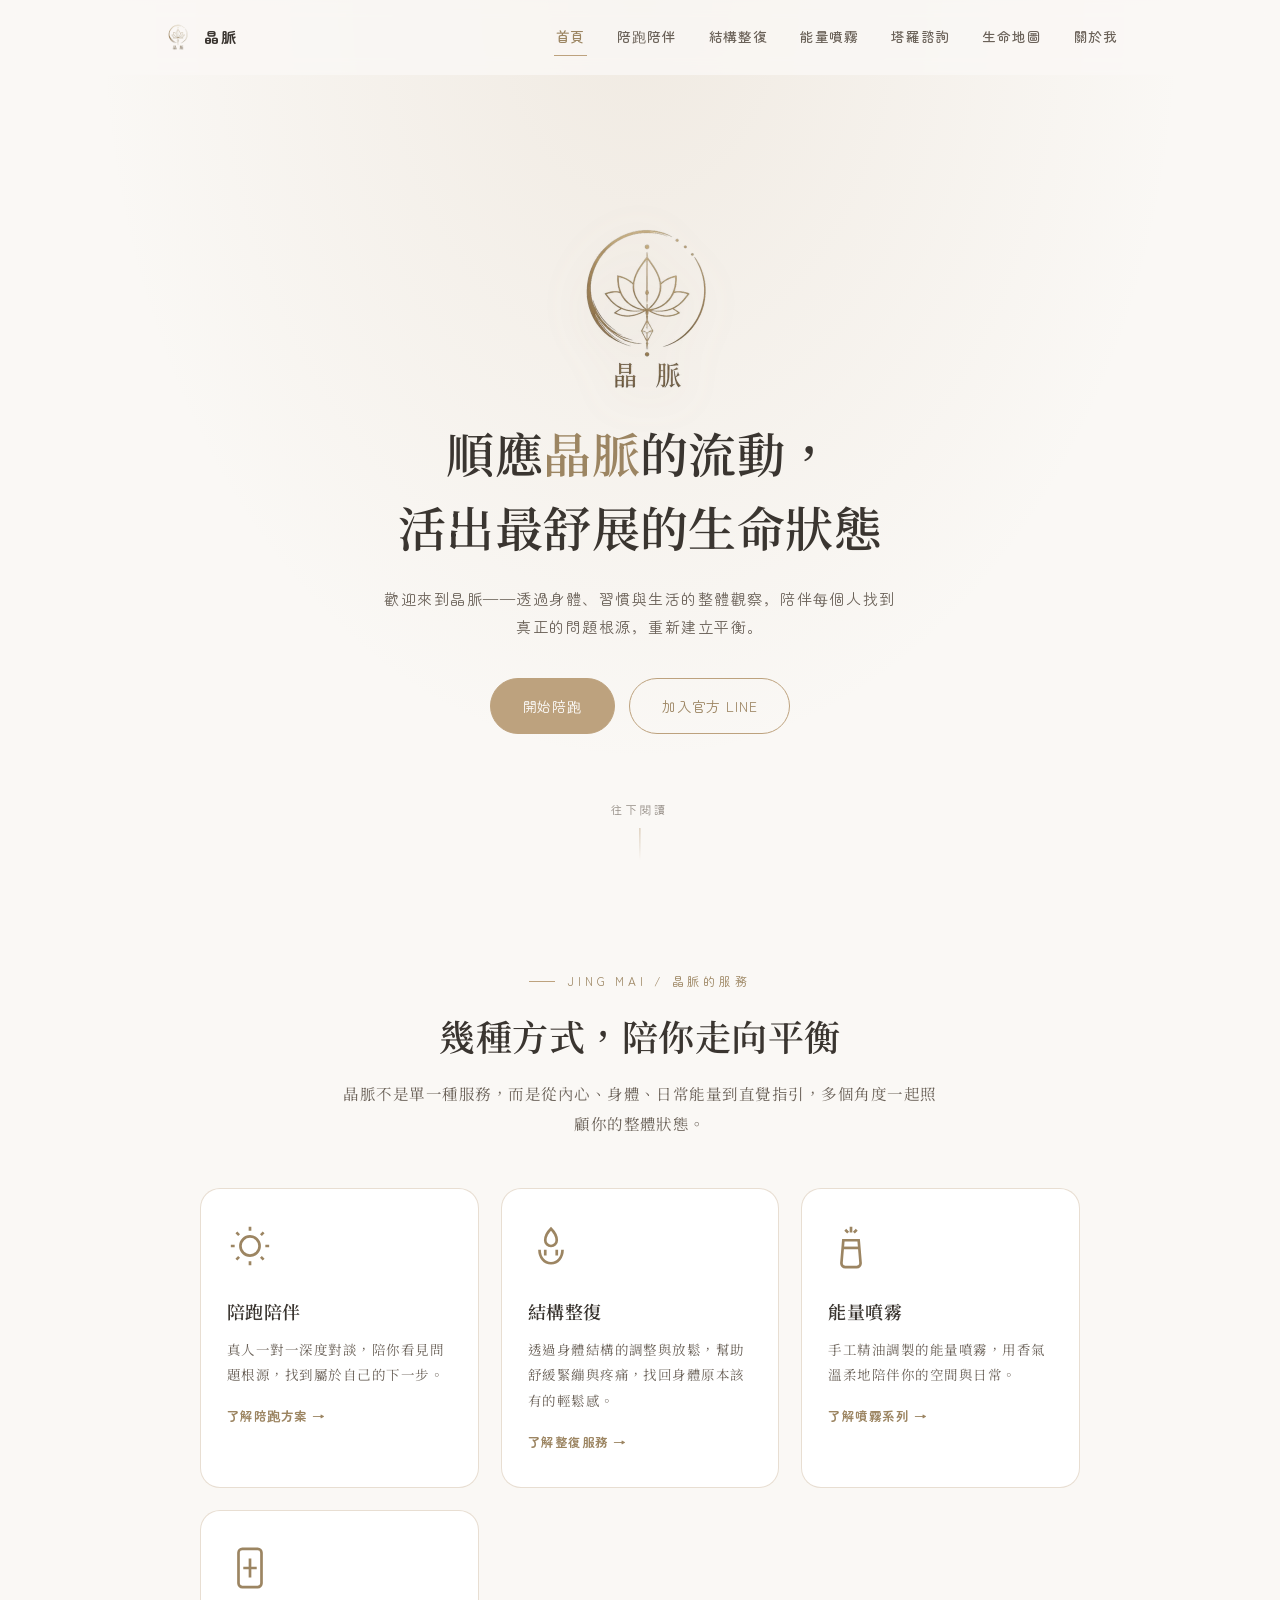
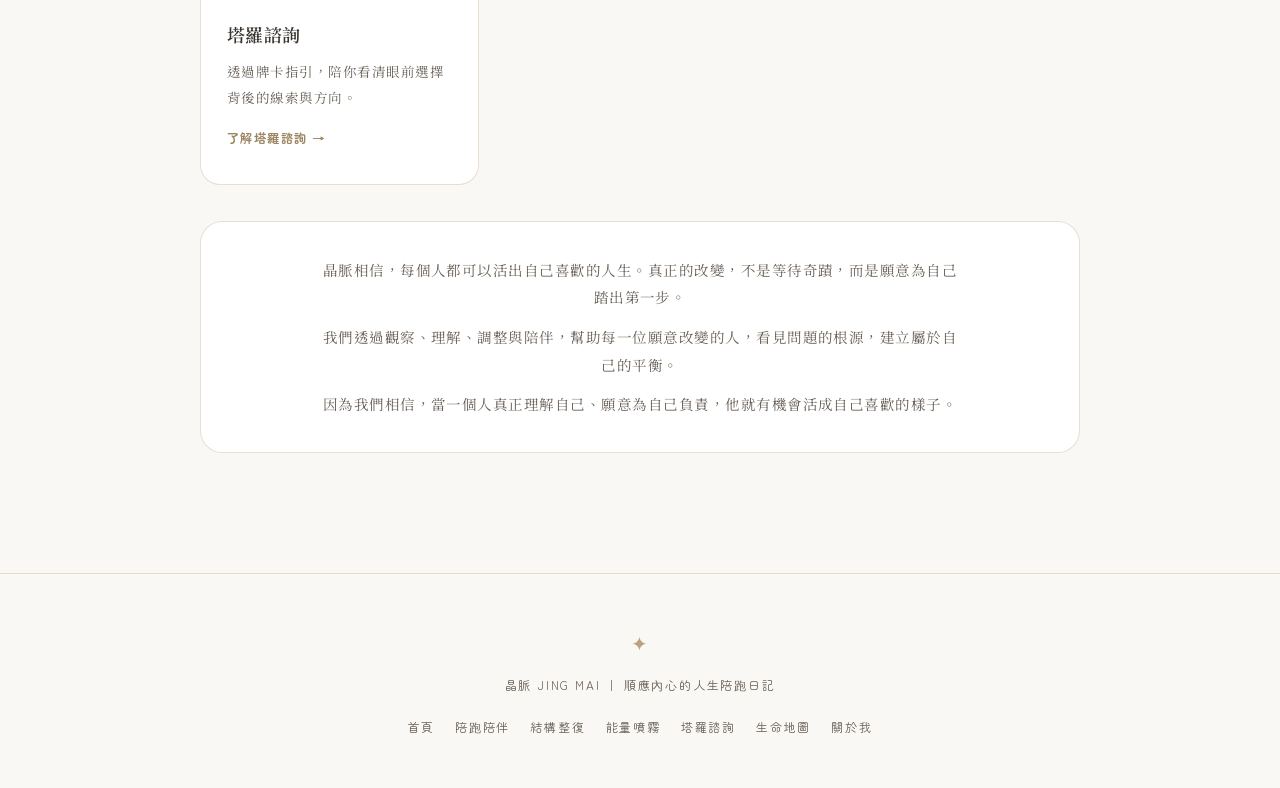
<file: index.html>
<!DOCTYPE html>
<html lang="zh-Hant">
<head>
<meta charset="UTF-8">
<meta name="viewport" content="width=device-width, initial-scale=1.0">
<title>晶脈｜順應內心的人生陪跑日記</title>
<link rel="stylesheet" href="style.css">
<link rel="icon" type="image/png" sizes="32x32" href="favicon-32.png">
<link rel="apple-touch-icon" href="apple-touch-icon.png">
<meta property="og:image" content="og-image.png">
<style>
  #home{
    min-height:100vh; display:flex; flex-direction:column;
    align-items:center; justify-content:center; text-align:center;
    padding-top:150px;
    background:
      radial-gradient(ellipse at 50% 0%, rgba(189,162,126,0.16), transparent 60%),
      var(--bg);
  }
  .logo-wrap{
    width:clamp(150px,22vw,220px);
    margin-bottom:4px;
    opacity:0;
    animation: fadeUp 1.4s ease forwards;
  }
  .logo-wrap img{ width:100%; filter:drop-shadow(0 8px 24px rgba(157,133,98,0.16)); }
  .hero-title{
    font-size:clamp(26px,4.6vw,48px);
    line-height:1.55;
    max-width:760px;
    margin:14px auto 20px;
    opacity:0;
    animation: fadeUp 1.4s ease .3s forwards;
  }
  .hero-title .accent{ color:var(--gold-deep); }
  .hero-sub{
    font-family:var(--round); font-size:15px; color:var(--ink-soft);
    letter-spacing:0.1em; max-width:520px; margin:0 auto 36px;
    opacity:0;
    animation: fadeUp 1.4s ease .55s forwards;
  }
  .hero-cta{ opacity:0; animation: fadeUp 1.4s ease .8s forwards; display:flex; gap:14px; flex-wrap:wrap; justify-content:center; }
  @keyframes fadeUp{ from{opacity:0; transform:translateY(16px);} to{opacity:1; transform:translateY(0);} }

  .scroll-hint{
    position:absolute; bottom:40px; left:50%; transform:translateX(-50%);
    font-family:var(--round); font-size:11px; letter-spacing:0.3em; color:var(--ink-soft);
    display:flex; flex-direction:column; align-items:center; gap:8px; opacity:.7;
  }
  .scroll-hint .line{ width:1px; height:32px; background:linear-gradient(var(--gold), transparent); animation: pulse 2s ease-in-out infinite; }
  @keyframes pulse{ 0%,100%{opacity:.3;} 50%{opacity:1;} }
</style>
</head>
<body>

<nav id="nav">
  <div class="nav-inner">
    <a href="index.html" class="nav-logo"><img src="logo-nav.png" alt="晶脈"><span>晶脈</span></a>
    <div class="nav-links">
      <a href="index.html" class="active">首頁</a>
      <a href="companion.html">陪跑陪伴</a>
      <a href="bodywork.html">結構整復</a>
      <a href="spray.html">能量噴霧</a>
      <a href="tarot.html">塔羅諮詢</a>
      <a href="map.html">生命地圖</a>
      <a href="about.html">關於我</a>
    </div>
  </div>
</nav>

<section id="home">
  <div class="logo-wrap"><img src="logo-hero.png" alt="晶脈 Logo"></div>
  <h1 class="hero-title">順應<span class="accent">晶脈</span>的流動，<br>活出最舒展的生命狀態</h1>
  <p class="hero-sub">歡迎來到晶脈——透過身體、習慣與生活的整體觀察，陪伴每個人找到真正的問題根源，重新建立平衡。</p>
  <div class="hero-cta">
    <a href="companion.html" class="btn btn-primary">開始陪跑</a>
    <a href="https://lin.ee/sXX670c" class="btn btn-ghost" target="_blank" rel="noopener">加入官方 LINE</a>
  </div>
  <div class="scroll-hint"><span>往下閱讀</span><span class="line"></span></div>
</section>

<section style="padding-top:70px;">
  <div class="wrap" style="text-align:center;">
    <div class="eyebrow" style="justify-content:center;">jing mai / 晶脈的服務</div>
    <h2>幾種方式，陪你走向平衡</h2>
    <p style="max-width:600px; margin:0 auto;">晶脈不是單一種服務，而是從內心、身體、日常能量到直覺指引，多個角度一起照顧你的整體狀態。</p>

    <div class="pillar-grid">
      <a href="companion.html" class="pillar-card">
        <svg class="cat-icon" viewBox="0 0 24 24" fill="none" stroke="currentColor" stroke-width="1.4"><circle cx="12" cy="12" r="5"/><path d="M12 2v2M12 20v2M4.9 4.9l1.4 1.4M17.7 17.7l1.4 1.4M2 12h2M20 12h2M4.9 19.1l1.4-1.4M17.7 6.3l1.4-1.4"/></svg>
        <h3>陪跑陪伴</h3>
        <p>真人一對一深度對談，陪你看見問題根源，找到屬於自己的下一步。</p>
        <div class="go">了解陪跑方案 →</div>
      </a>
      <a href="bodywork.html" class="pillar-card">
        <svg class="cat-icon" viewBox="0 0 24 24" fill="none" stroke="currentColor" stroke-width="1.4"><path d="M12 3c-2 2-3 4-3 6a3 3 0 0 0 6 0c0-2-1-4-3-6z"/><path d="M6 14c0 4 2.5 7 6 7s6-3 6-7"/><path d="M9 14v3M15 14v3"/></svg>
        <h3>結構整復</h3>
        <p>透過身體結構的調整與放鬆，幫助舒緩緊繃與疼痛，找回身體原本該有的輕鬆感。</p>
        <div class="go">了解整復服務 →</div>
      </a>
      <a href="spray.html" class="pillar-card">
        <svg class="cat-icon" viewBox="0 0 24 24" fill="none" stroke="currentColor" stroke-width="1.4"><path d="M12 2v3M9 3.5l1.5 1.5M15 3.5l-1.5 1.5"/><path d="M8 9h8l1 12a2 2 0 0 1-2 2H9a2 2 0 0 1-2-2z"/><path d="M8 13h8"/></svg>
        <h3>能量噴霧</h3>
        <p>手工精油調製的能量噴霧，用香氣溫柔地陪伴你的空間與日常。</p>
        <div class="go">了解噴霧系列 →</div>
      </a>
      <a href="tarot.html" class="pillar-card">
        <svg class="cat-icon" viewBox="0 0 24 24" fill="none" stroke="currentColor" stroke-width="1.4"><rect x="6" y="2" width="12" height="20" rx="2"/><path d="M12 7v10M8.5 12h7"/></svg>
        <h3>塔羅諮詢</h3>
        <p>透過牌卡指引，陪你看清眼前選擇背後的線索與方向。</p>
        <div class="go">了解塔羅諮詢 →</div>
      </a>
    </div>

    <div class="brand-belief">
      <p>晶脈相信，每個人都可以活出自己喜歡的人生。真正的改變，不是等待奇蹟，而是願意為自己踏出第一步。</p>
      <p>我們透過觀察、理解、調整與陪伴，幫助每一位願意改變的人，看見問題的根源，建立屬於自己的平衡。</p>
      <p>因為我們相信，當一個人真正理解自己、願意為自己負責，他就有機會活成自己喜歡的樣子。</p>
    </div>
  </div>
</section>

<footer>
  <span class="fmark">✦</span>
  晶脈 JING MAI ｜ 順應內心的人生陪跑日記
  <nav class="foot-links">
    <a href="index.html">首頁</a><a href="companion.html">陪跑陪伴</a><a href="bodywork.html">結構整復</a><a href="spray.html">能量噴霧</a><a href="tarot.html">塔羅諮詢</a><a href="map.html">生命地圖</a><a href="about.html">關於我</a>
  </nav>
</footer>

<script>
  window.addEventListener('scroll', () => {
    document.getElementById('nav').classList.toggle('scrolled', window.scrollY > 30);
  });
</script>
</body>
</html>
</file>
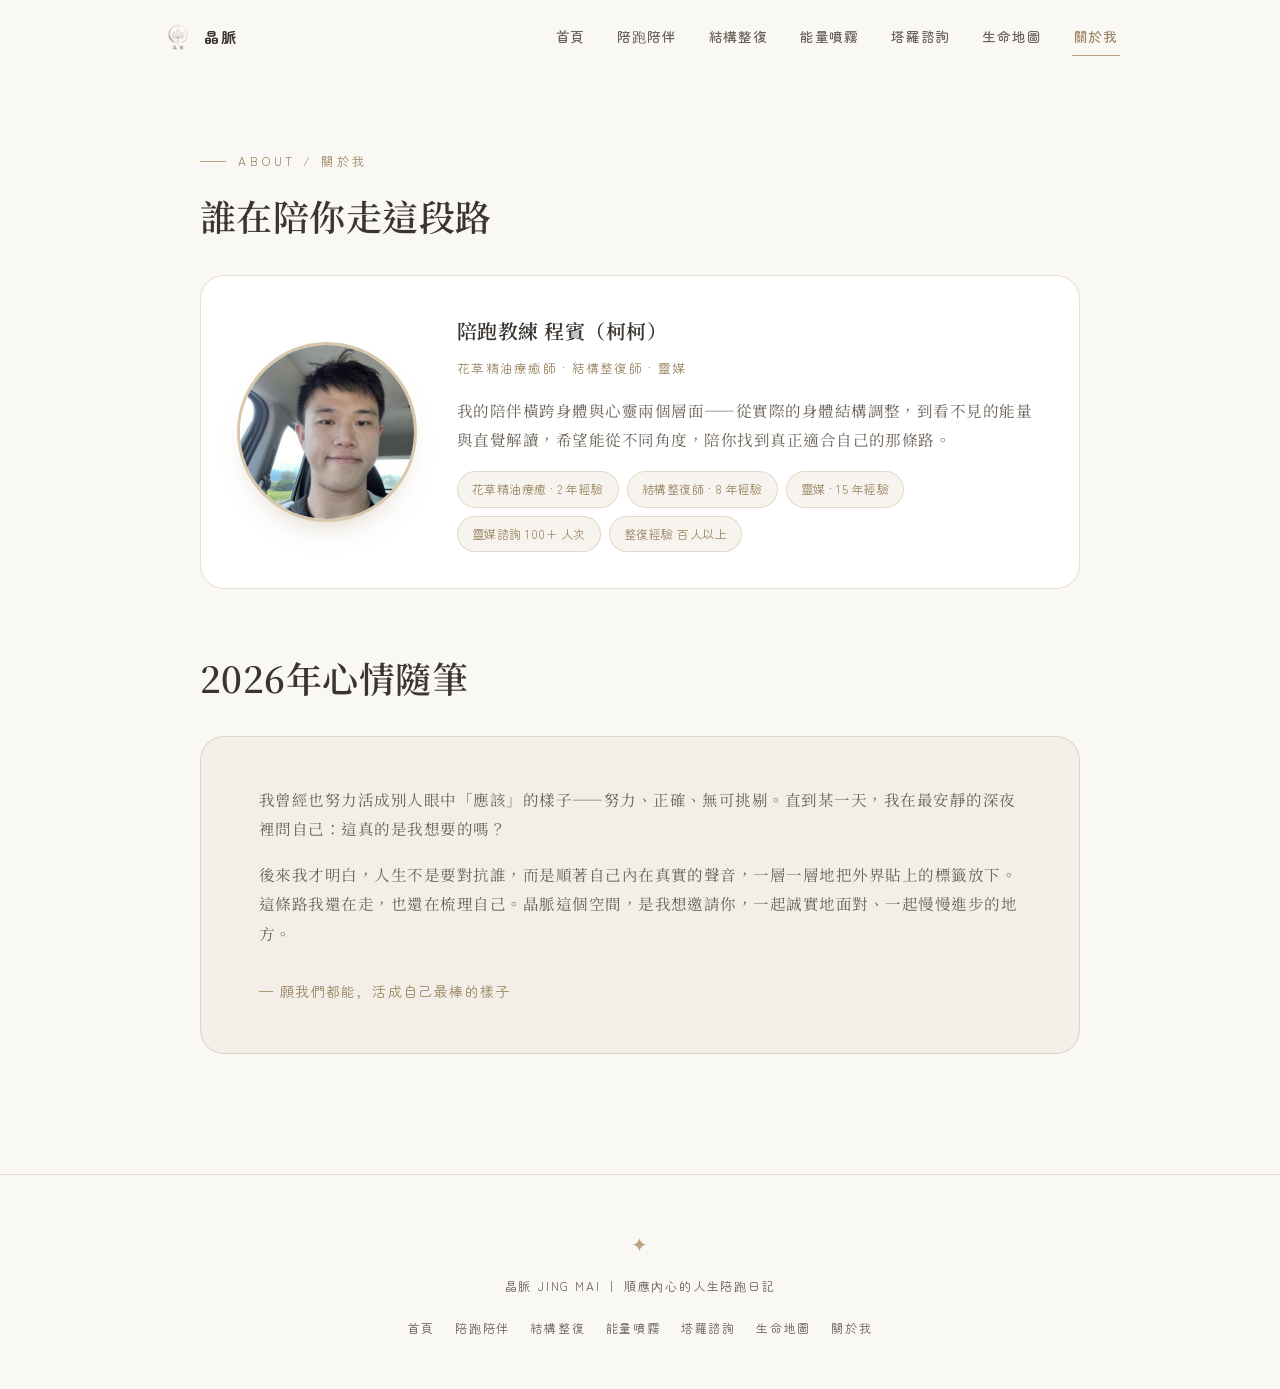
<file: about.html>
<!DOCTYPE html>
<html lang="zh-Hant">
<head>
<meta charset="UTF-8">
<meta name="viewport" content="width=device-width, initial-scale=1.0">
<title>關於我｜晶脈</title>
<link rel="stylesheet" href="style.css">
<link rel="icon" type="image/png" sizes="32x32" href="favicon-32.png">
<link rel="apple-touch-icon" href="apple-touch-icon.png">
<meta property="og:image" content="og-image.png">
<style>
  #about{ padding-top:150px; }
  #about .about-box{
    background:var(--bg-deep); border:1px solid var(--line); border-radius:24px;
    padding:48px clamp(24px,6vw,58px); margin-top:32px;
  }
  #about .sign{ margin-top:30px; font-family:var(--round); font-size:14px; color:var(--gold-deep); letter-spacing:.1em; }

  .coach-card{
    display:flex; gap:40px; align-items:center; flex-wrap:wrap;
    background:#fff; border:1px solid var(--line); border-radius:24px;
    padding:36px; margin-top:34px;
  }
  .coach-photo{
    width:180px; height:180px; border-radius:50%; overflow:hidden; flex-shrink:0;
    border:3px solid var(--gold-soft); box-shadow:0 16px 30px -18px rgba(157,133,98,0.5);
    margin:0 auto;
  }
  .coach-photo img{ width:100%; height:100%; object-fit:cover; }
  .coach-info{ flex:1 1 260px; }
  .coach-info h3{ font-size:20px; margin-bottom:6px; }
  .coach-info .role{ font-family:var(--round); font-size:12.5px; color:var(--gold-deep); letter-spacing:.1em; margin-bottom:16px; }
  .coach-tags{ display:flex; flex-wrap:wrap; gap:8px; margin-top:16px; }
  .coach-tags span{
    font-family:var(--round); font-size:12px; color:var(--gold-deep);
    background:rgba(189,162,126,0.12); border:1px solid var(--line);
    padding:6px 14px; border-radius:20px;
  }
</style>
</head>
<body>

<nav id="nav">
  <div class="nav-inner">
    <a href="index.html" class="nav-logo"><img src="logo-nav.png" alt="晶脈"><span>晶脈</span></a>
    <div class="nav-links">
      <a href="index.html">首頁</a>
      <a href="companion.html">陪跑陪伴</a>
      <a href="bodywork.html">結構整復</a>
      <a href="spray.html">能量噴霧</a>
      <a href="tarot.html">塔羅諮詢</a>
      <a href="map.html">生命地圖</a>
      <a href="about.html" class="active">關於我</a>
    </div>
  </div>
</nav>

<section id="about">
  <div class="wrap">
    <div class="eyebrow">about / 關於我</div>
    <h2>誰在陪你走這段路</h2>

    <div class="coach-card">
      <div class="coach-photo"><img src="coach-sq.jpeg" alt="晶脈教練"></div>
      <div class="coach-info">
        <h3>陪跑教練 程賓（柯柯）</h3>
        <div class="role">花草精油療癒師 · 結構整復師 · 靈媒</div>
        <p>我的陪伴橫跨身體與心靈兩個層面——從實際的身體結構調整，到看不見的能量與直覺解讀，希望能從不同角度，陪你找到真正適合自己的那條路。</p>
        <div class="coach-tags">
          <span>花草精油療癒 · 2 年經驗</span>
          <span>結構整復師 · 8 年經驗</span>
          <span>靈媒 · 15 年經驗</span>
          <span>靈媒諮詢 100+ 人次</span>
          <span>整復經驗 百人以上</span>
        </div>
      </div>
    </div>

    <h2 style="margin-top:64px;">2026年心情隨筆</h2>
    <div class="about-box">
      <p>我曾經也努力活成別人眼中「應該」的樣子——努力、正確、無可挑剔。直到某一天，我在最安靜的深夜裡問自己：這真的是我想要的嗎？</p>
      <p style="margin-top:16px;">後來我才明白，人生不是要對抗誰，而是順著自己內在真實的聲音，一層一層地把外界貼上的標籤放下。這條路我還在走，也還在梳理自己。晶脈這個空間，是我想邀請你，一起誠實地面對、一起慢慢進步的地方。</p>
      <div class="sign">— 願我們都能，活成自己最棒的樣子</div>
    </div>
  </div>
</section>

<footer>
  <span class="fmark">✦</span>
  晶脈 JING MAI ｜ 順應內心的人生陪跑日記
  <nav class="foot-links">
    <a href="index.html">首頁</a><a href="companion.html">陪跑陪伴</a><a href="bodywork.html">結構整復</a><a href="spray.html">能量噴霧</a><a href="tarot.html">塔羅諮詢</a><a href="map.html">生命地圖</a><a href="about.html">關於我</a>
  </nav>
</footer>

<script>
  window.addEventListener('scroll', () => {
    document.getElementById('nav').classList.toggle('scrolled', window.scrollY > 30);
  });
</script>
</body>
</html>
</file>
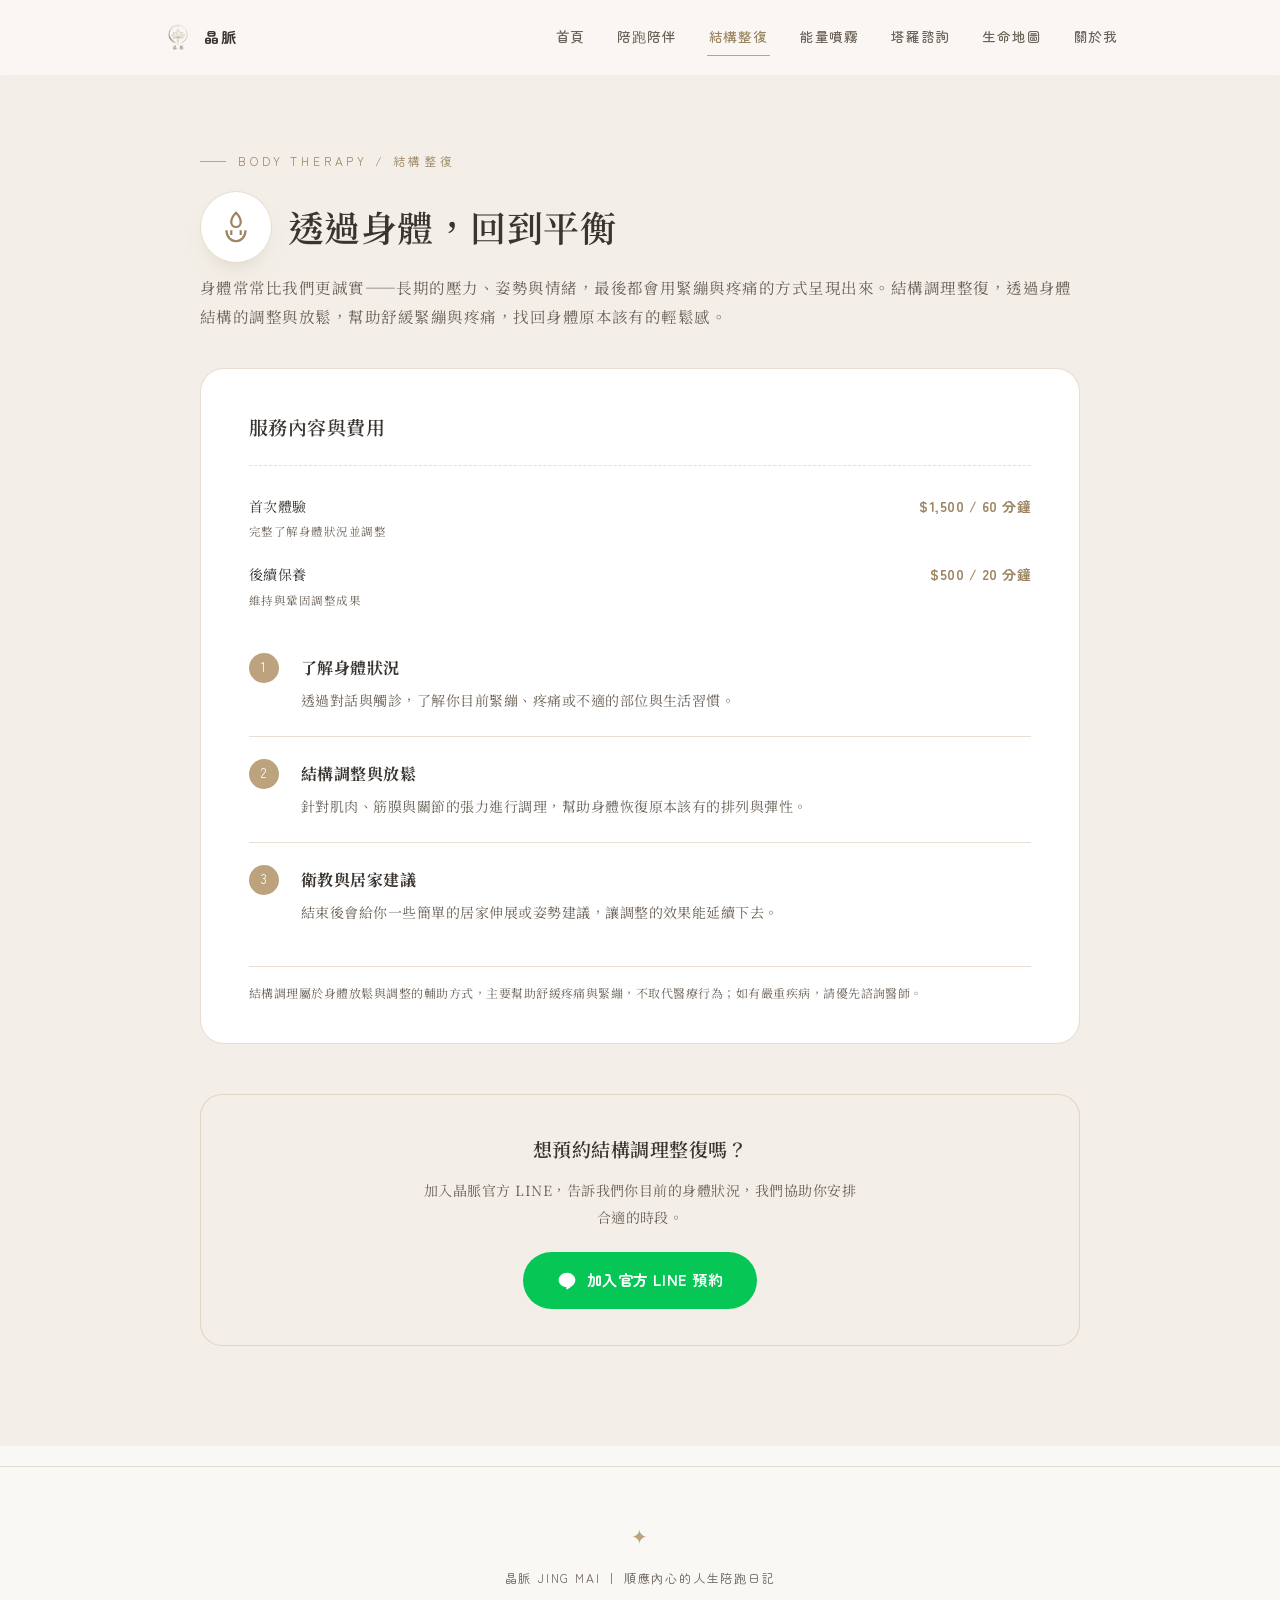
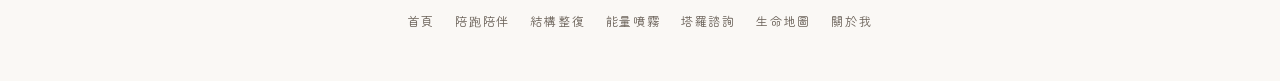
<file: bodywork.html>
<!DOCTYPE html>
<html lang="zh-Hant">
<head>
<meta charset="UTF-8">
<meta name="viewport" content="width=device-width, initial-scale=1.0">
<title>結構整復｜晶脈</title>
<link rel="stylesheet" href="style.css">
<link rel="icon" type="image/png" sizes="32x32" href="favicon-32.png">
<link rel="apple-touch-icon" href="apple-touch-icon.png">
<meta property="og:image" content="og-image.png">
<style>
  #bodywork{ padding-top:150px; background:var(--bg-deep); }
  .bw-hero{ display:flex; gap:16px; align-items:center; margin-bottom:10px; }
  .bw-icon-big{
    width:72px; height:72px; border-radius:50%; background:#fff; border:1px solid var(--line);
    display:flex; align-items:center; justify-content:center; flex-shrink:0;
    box-shadow:0 12px 24px -14px rgba(157,133,98,0.4);
  }
  .bw-icon-big svg{ width:38px; height:38px; color:var(--gold-deep); }

  .single-card{
    background:#fff; border:1px solid var(--line); border-radius:24px;
    padding:40px clamp(24px,5vw,48px); margin-top:36px;
  }
  .bw-steps{ margin-top:10px; display:flex; flex-direction:column; gap:0; }
  .bw-step{ display:flex; gap:22px; padding:22px 0; border-top:1px solid var(--line); }
  .bw-step:first-child{ border-top:none; }
  .bw-step .fn{
    width:30px; height:30px; border-radius:50%; background:var(--gold); color:#fff; flex-shrink:0;
    font-family:var(--round); font-size:13px; display:flex; align-items:center; justify-content:center;
  }
  .bw-step h4{ font-size:16px; margin-bottom:4px; }
  .bw-step p{ font-size:14px; }
</style>
</head>
<body>

<nav id="nav">
  <div class="nav-inner">
    <a href="index.html" class="nav-logo"><img src="logo-nav.png" alt="晶脈"><span>晶脈</span></a>
    <div class="nav-links">
      <a href="index.html">首頁</a>
      <a href="companion.html">陪跑陪伴</a>
      <a href="bodywork.html" class="active">結構整復</a>
      <a href="spray.html">能量噴霧</a>
      <a href="tarot.html">塔羅諮詢</a>
      <a href="map.html">生命地圖</a>
      <a href="about.html">關於我</a>
    </div>
  </div>
</nav>

<section id="bodywork">
  <div class="wrap">
    <div class="eyebrow">body therapy / 結構整復</div>
    <div class="bw-hero">
      <div class="bw-icon-big">
        <svg viewBox="0 0 24 24" fill="none" stroke="currentColor" stroke-width="1.4"><path d="M12 3c-2 2-3 4-3 6a3 3 0 0 0 6 0c0-2-1-4-3-6z"/><path d="M6 14c0 4 2.5 7 6 7s6-3 6-7"/><path d="M9 14v3M15 14v3"/></svg>
      </div>
      <h2 style="margin-bottom:0;">透過身體，回到平衡</h2>
    </div>
    <p>身體常常比我們更誠實——長期的壓力、姿勢與情緒，最後都會用緊繃與疼痛的方式呈現出來。結構調理整復，透過身體結構的調整與放鬆，幫助舒緩緊繃與疼痛，找回身體原本該有的輕鬆感。</p>

    <div class="single-card">
      <h3 style="font-size:19px; margin-bottom:16px;">服務內容與費用</h3>
      <div class="price-list">
        <div class="price-row">
          <div class="p-name">首次體驗<small>完整了解身體狀況並調整</small></div>
          <div class="p-num">$1,500 / 60 分鐘</div>
        </div>
        <div class="price-row">
          <div class="p-name">後續保養<small>維持與鞏固調整成果</small></div>
          <div class="p-num">$500 / 20 分鐘</div>
        </div>
      </div>

      <div class="bw-steps">
        <div class="bw-step">
          <div class="fn">1</div>
          <div><h4>了解身體狀況</h4><p>透過對話與觸診，了解你目前緊繃、疼痛或不適的部位與生活習慣。</p></div>
        </div>
        <div class="bw-step">
          <div class="fn">2</div>
          <div><h4>結構調整與放鬆</h4><p>針對肌肉、筋膜與關節的張力進行調理，幫助身體恢復原本該有的排列與彈性。</p></div>
        </div>
        <div class="bw-step">
          <div class="fn">3</div>
          <div><h4>衛教與居家建議</h4><p>結束後會給你一些簡單的居家伸展或姿勢建議，讓調整的效果能延續下去。</p></div>
        </div>
      </div>

      <div class="disclaimer">結構調理屬於身體放鬆與調整的輔助方式，主要幫助舒緩疼痛與緊繃，不取代醫療行為；如有嚴重疾病，請優先諮詢醫師。</div>
    </div>

    <div class="line-cta">
      <h3>想預約結構調理整復嗎？</h3>
      <p>加入晶脈官方 LINE，告訴我們你目前的身體狀況，我們協助你安排合適的時段。</p>
      <a href="https://lin.ee/sXX670c" class="line-btn" target="_blank" rel="noopener">
        <svg viewBox="0 0 24 24" fill="currentColor"><path d="M12 2C6.48 2 2 5.94 2 10.7c0 4.27 3.58 7.85 8.42 8.55.33.07.77.22.88.5.1.26.07.66.03.92l-.14.86c-.04.26-.2 1 .87.55 1.08-.46 5.8-3.42 7.92-5.85C21.44 14.1 22 12.47 22 10.7 22 5.94 17.52 2 12 2z"/></svg>
        加入官方 LINE 預約
      </a>
    </div>
  </div>
</section>

<footer>
  <span class="fmark">✦</span>
  晶脈 JING MAI ｜ 順應內心的人生陪跑日記
  <nav class="foot-links">
    <a href="index.html">首頁</a><a href="companion.html">陪跑陪伴</a><a href="bodywork.html">結構整復</a><a href="spray.html">能量噴霧</a><a href="tarot.html">塔羅諮詢</a><a href="map.html">生命地圖</a><a href="about.html">關於我</a>
  </nav>
</footer>

<script>
  window.addEventListener('scroll', () => {
    document.getElementById('nav').classList.toggle('scrolled', window.scrollY > 30);
  });
</script>
</body>
</html>
</file>
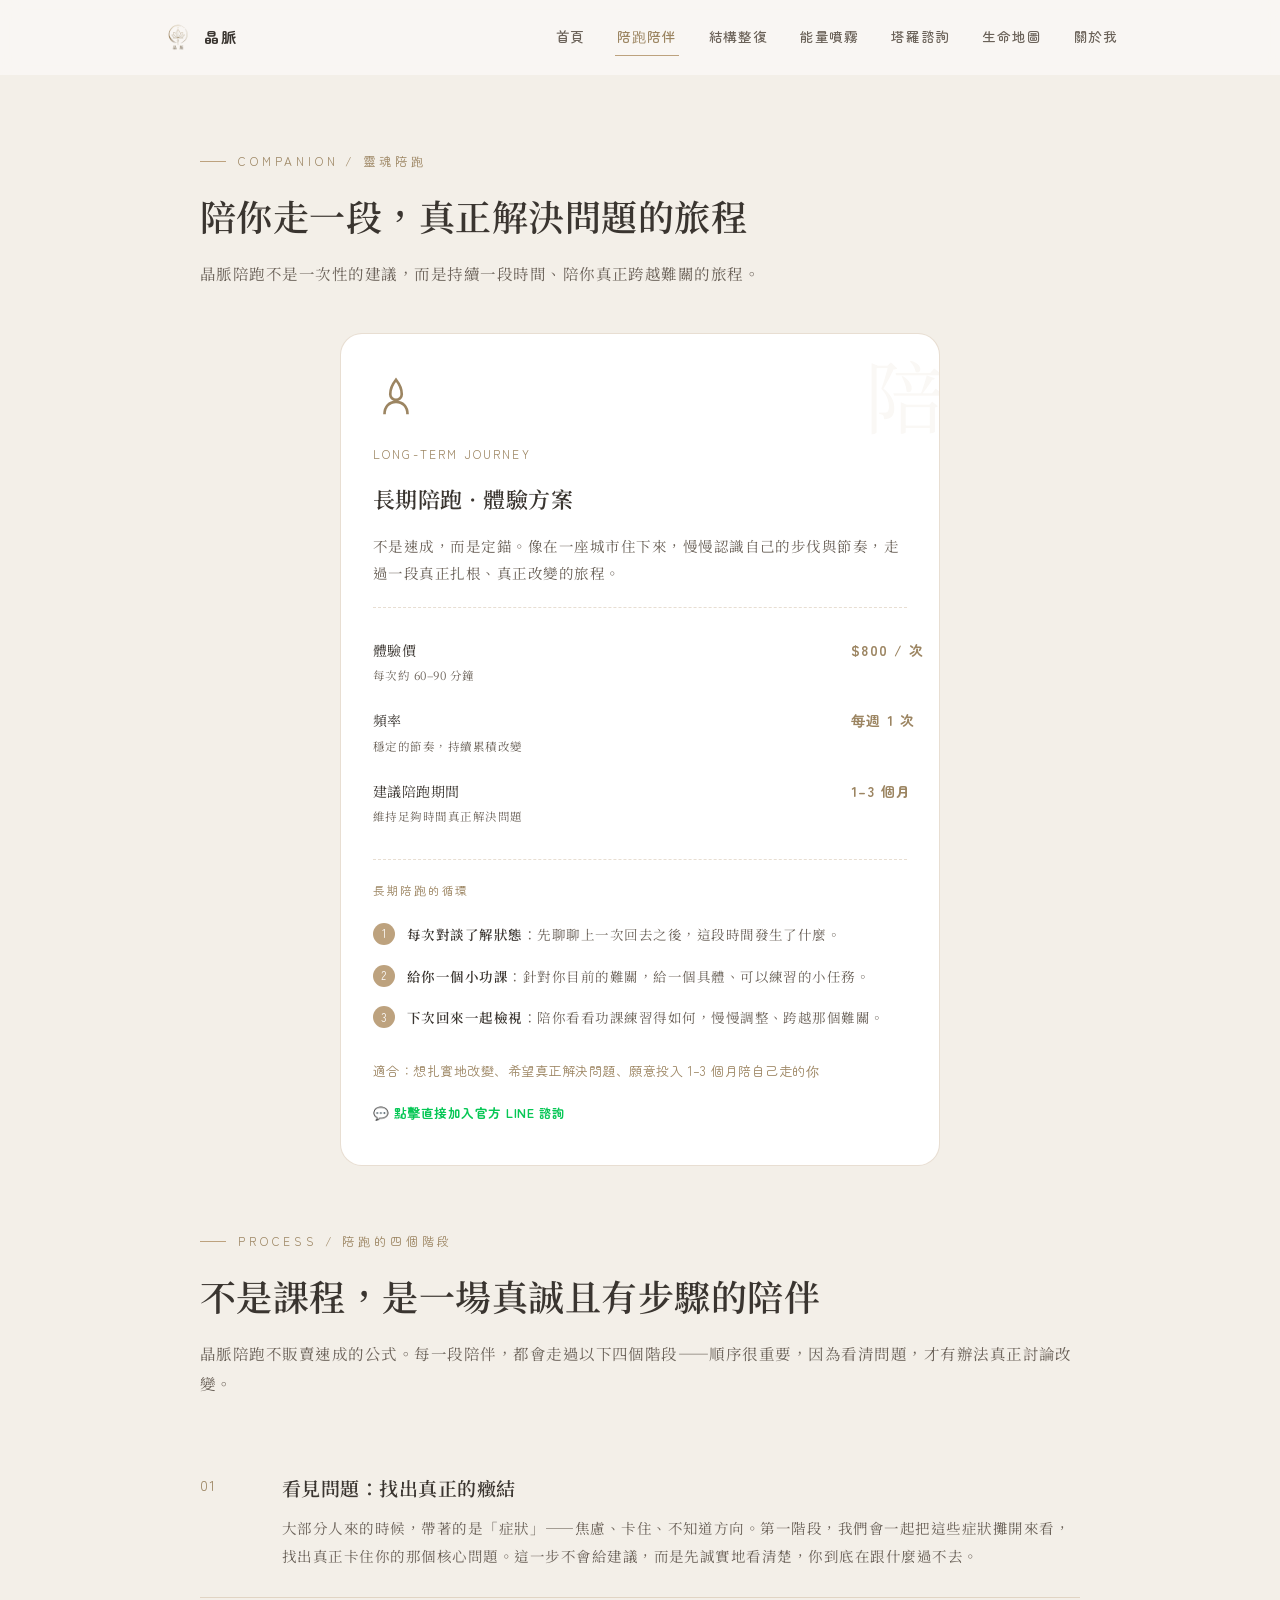
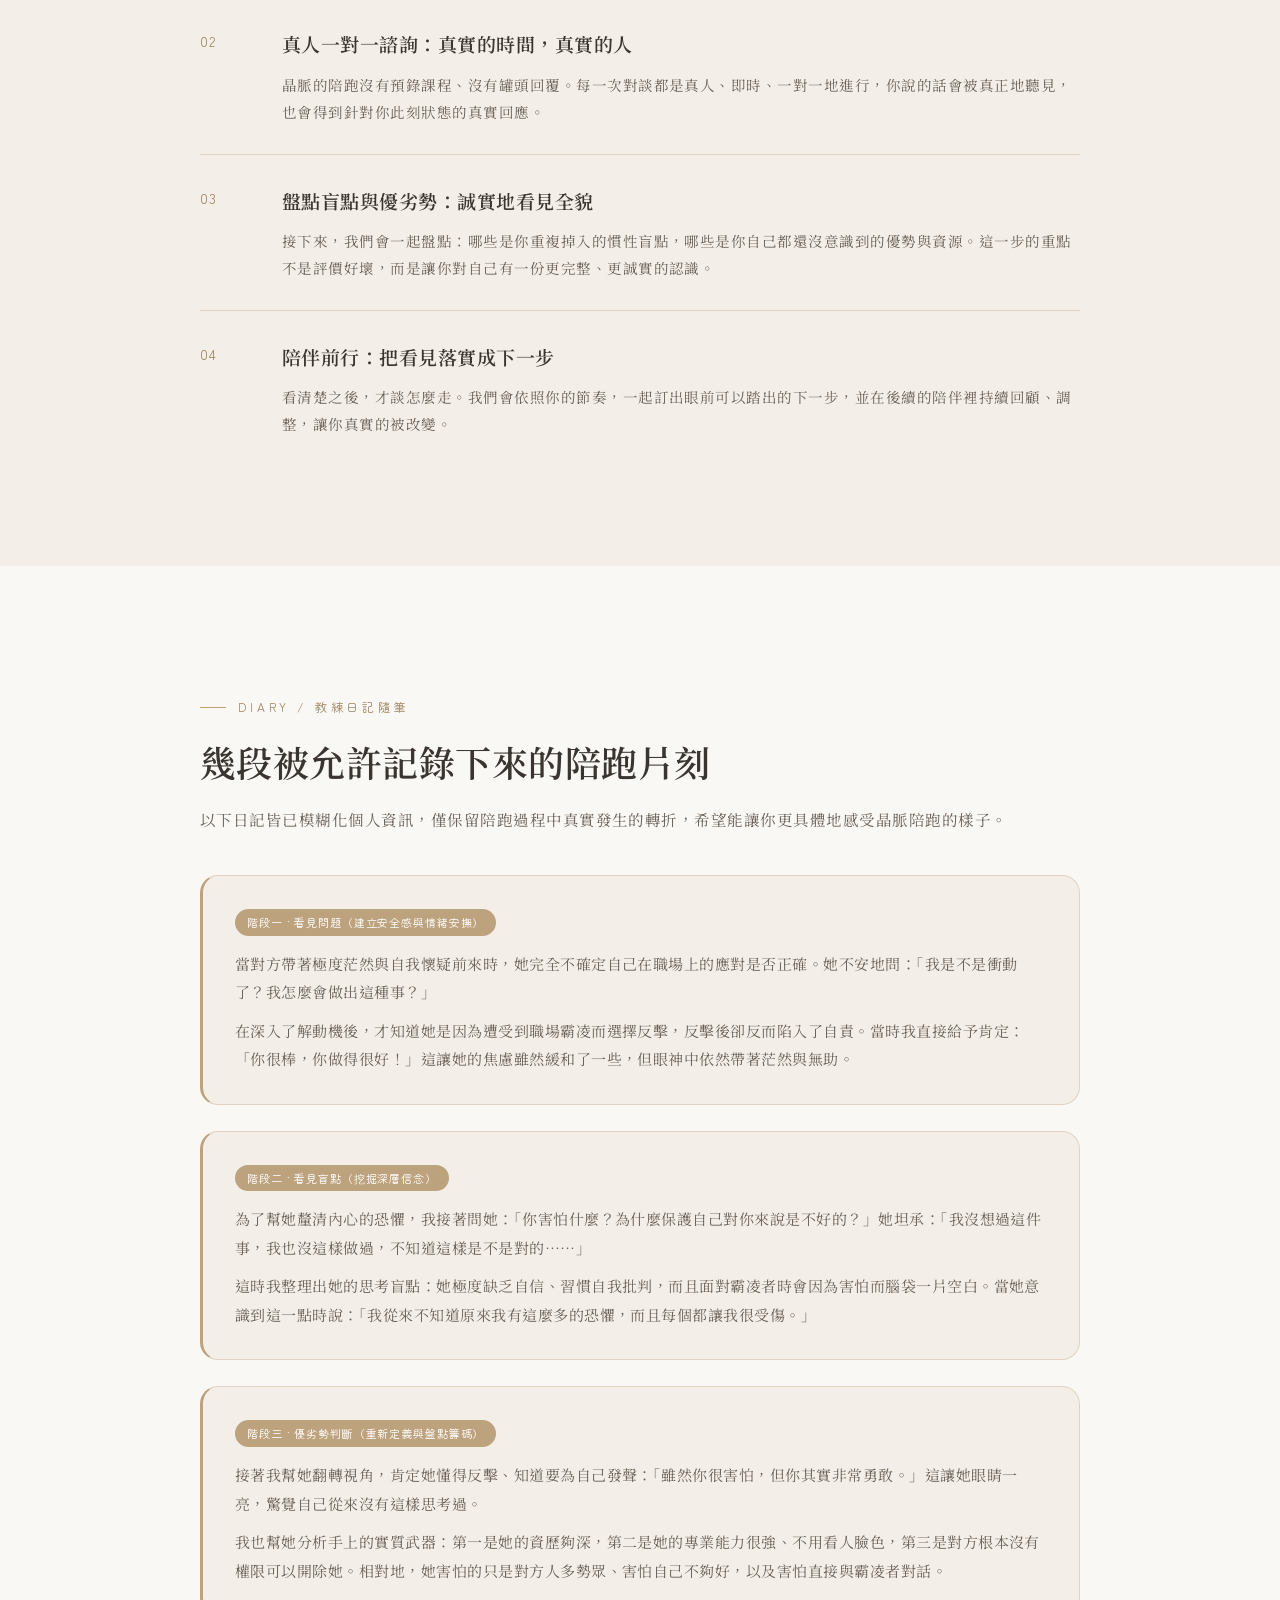
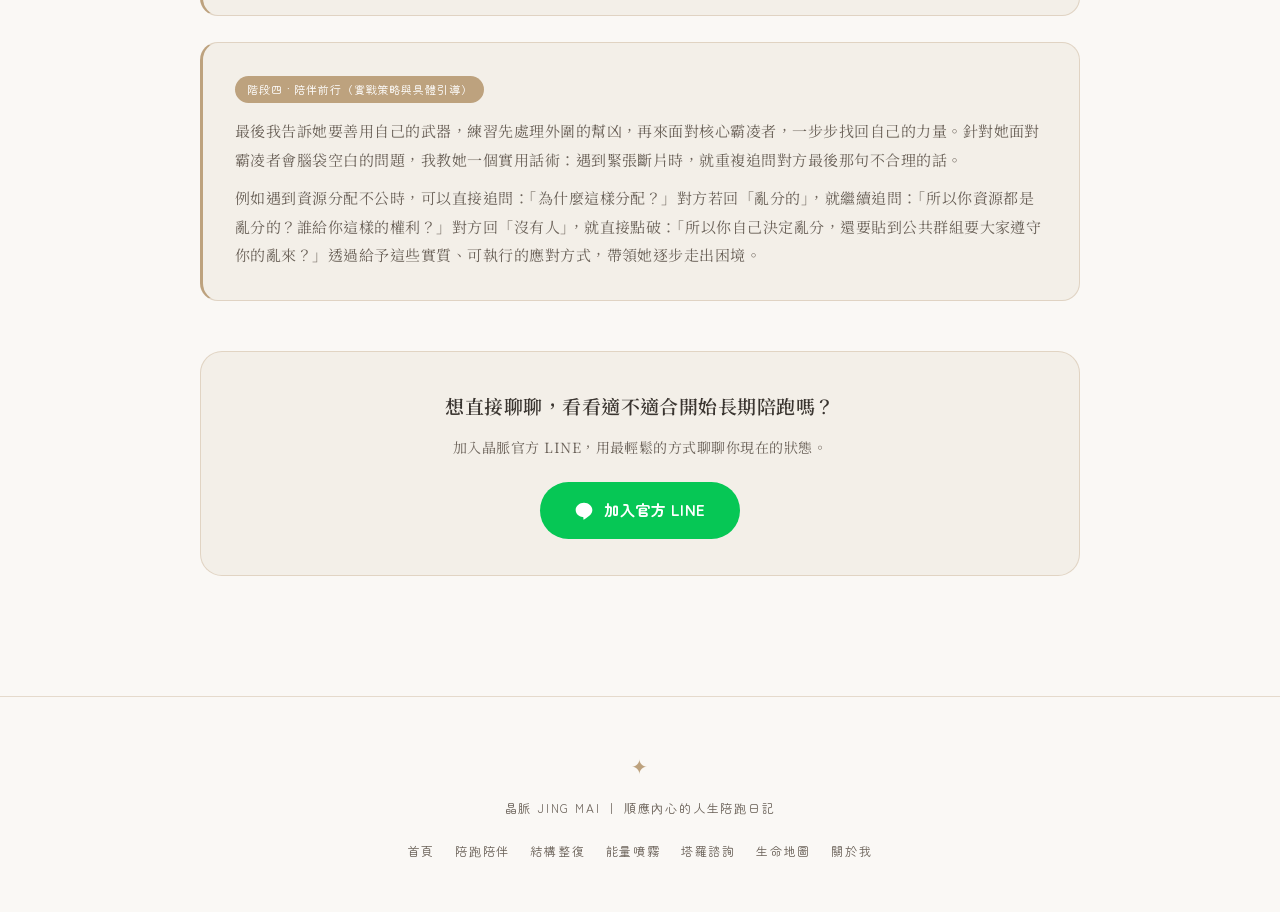
<file: companion.html>
<!DOCTYPE html>
<html lang="zh-Hant">
<head>
<meta charset="UTF-8">
<meta name="viewport" content="width=device-width, initial-scale=1.0">
<title>陪跑陪伴｜晶脈</title>
<link rel="stylesheet" href="style.css">
<link rel="icon" type="image/png" sizes="32x32" href="favicon-32.png">
<link rel="apple-touch-icon" href="apple-touch-icon.png">
<meta property="og:image" content="og-image.png">
<style>
  #companion{ padding-top:150px; background:var(--bg-deep); }
  .single-wrap{ max-width:600px; margin:44px auto 0; }

  .process{ margin-top:44px; display:flex; flex-direction:column; gap:0; }
  .p-step{ display:flex; gap:26px; padding:28px 0; border-top:1px solid var(--line); }
  .p-step:first-child{ border-top:none; }
  .p-num{ font-family:var(--round); font-size:14px; color:var(--gold-deep); letter-spacing:.1em; flex-shrink:0; width:56px; padding-top:2px; }
  .p-body h3{ font-size:19px; margin-bottom:8px; }
  .p-body p{ font-size:14.5px; }

  #diary{ background:var(--bg); }
  .diary-grid{ display:flex; flex-direction:column; gap:26px; margin-top:40px; }
  .diary{
    background:var(--bg-deep); border:1px solid var(--line); border-radius:18px;
    padding:30px 32px; border-left:3px solid var(--gold);
  }
  .diary .date{ font-family:var(--round); font-size:12px; color:var(--gold-deep); letter-spacing:.14em; margin-bottom:10px; }
  .diary .stage{ display:inline-block; font-family:var(--round); font-size:11px; color:#fff; background:var(--gold); padding:3px 12px; border-radius:20px; margin-bottom:14px; letter-spacing:.08em; }
  .diary p{ font-size:15px; }
  .diary p + p{ margin-top:10px; }
</style>
</head>
<body>

<nav id="nav">
  <div class="nav-inner">
    <a href="index.html" class="nav-logo"><img src="logo-nav.png" alt="晶脈"><span>晶脈</span></a>
    <div class="nav-links">
      <a href="index.html">首頁</a>
      <a href="companion.html" class="active">陪跑陪伴</a>
      <a href="bodywork.html">結構整復</a>
      <a href="spray.html">能量噴霧</a>
      <a href="tarot.html">塔羅諮詢</a>
      <a href="map.html">生命地圖</a>
      <a href="about.html">關於我</a>
    </div>
  </div>
</nav>

<section id="companion">
  <div class="wrap">
    <div class="eyebrow">companion / 靈魂陪跑</div>
    <h2>陪你走一段，真正解決問題的旅程</h2>
    <p>晶脈陪跑不是一次性的建議，而是持續一段時間、陪你真正跨越難關的旅程。</p>

    <div class="single-wrap">
      <a href="https://lin.ee/sXX670c" target="_blank" rel="noopener" class="cat-card">
        <div class="mark">陪</div>
        <svg class="cat-icon" viewBox="0 0 24 24" fill="none" stroke="currentColor" stroke-width="1.4"><path d="M12 3c2 2.5 3 5 3 7.5a3 3 0 0 1-6 0C9 8 10 5.5 12 3z"/><path d="M6 21c0-4 2.5-6.5 6-6.5S18 17 18 21"/></svg>
        <div class="tag">LONG-TERM JOURNEY</div>
        <h3>長期陪跑 · 體驗方案</h3>
        <p>不是速成，而是定錨。像在一座城市住下來，慢慢認識自己的步伐與節奏，走過一段真正扎根、真正改變的旅程。</p>
        <div class="price-list">
          <div class="price-row">
            <div class="p-name">體驗價<small>每次約 60–90 分鐘</small></div>
            <div class="p-num">$800 / 次</div>
          </div>
          <div class="price-row">
            <div class="p-name">頻率<small>穩定的節奏，持續累積改變</small></div>
            <div class="p-num">每週 1 次</div>
          </div>
          <div class="price-row">
            <div class="p-name">建議陪跑期間<small>維持足夠時間真正解決問題</small></div>
            <div class="p-num">1–3 個月</div>
          </div>
        </div>
        <div class="flow-steps">
          <div class="flow-label">長期陪跑的循環</div>
          <div class="flow-step"><div class="fn">1</div><div class="ft"><b>每次對談了解狀態</b>：先聊聊上一次回去之後，這段時間發生了什麼。</div></div>
          <div class="flow-step"><div class="fn">2</div><div class="ft"><b>給你一個小功課</b>：針對你目前的難關，給一個具體、可以練習的小任務。</div></div>
          <div class="flow-step"><div class="fn">3</div><div class="ft"><b>下次回來一起檢視</b>：陪你看看功課練習得如何，慢慢調整、跨越那個難關。</div></div>
        </div>
        <div class="price">適合：想扎實地改變、希望真正解決問題、願意投入 1–3 個月陪自己走的你</div>
        <div class="tap-hint">💬 點擊直接加入官方 LINE 諮詢</div>
      </a>
    </div>

    <div class="section-divider">
      <div class="eyebrow">process / 陪跑的四個階段</div>
      <h2>不是課程，是一場真誠且有步驟的陪伴</h2>
      <p>晶脈陪跑不販賣速成的公式。每一段陪伴，都會走過以下四個階段——順序很重要，因為看清問題，才有辦法真正討論改變。</p>
    </div>

    <div class="process">
      <div class="p-step">
        <div class="p-num">01</div>
        <div class="p-body">
          <h3>看見問題：找出真正的癥結</h3>
          <p>大部分人來的時候，帶著的是「症狀」——焦慮、卡住、不知道方向。第一階段，我們會一起把這些症狀攤開來看，找出真正卡住你的那個核心問題。這一步不會給建議，而是先誠實地看清楚，你到底在跟什麼過不去。</p>
        </div>
      </div>
      <div class="p-step">
        <div class="p-num">02</div>
        <div class="p-body">
          <h3>真人一對一諮詢：真實的時間，真實的人</h3>
          <p>晶脈的陪跑沒有預錄課程、沒有罐頭回覆。每一次對談都是真人、即時、一對一地進行，你說的話會被真正地聽見，也會得到針對你此刻狀態的真實回應。</p>
        </div>
      </div>
      <div class="p-step">
        <div class="p-num">03</div>
        <div class="p-body">
          <h3>盤點盲點與優劣勢：誠實地看見全貌</h3>
          <p>接下來，我們會一起盤點：哪些是你重複掉入的慣性盲點，哪些是你自己都還沒意識到的優勢與資源。這一步的重點不是評價好壞，而是讓你對自己有一份更完整、更誠實的認識。</p>
        </div>
      </div>
      <div class="p-step">
        <div class="p-num">04</div>
        <div class="p-body">
          <h3>陪伴前行：把看見落實成下一步</h3>
          <p>看清楚之後，才談怎麼走。我們會依照你的節奏，一起訂出眼前可以踏出的下一步，並在後續的陪伴裡持續回顧、調整，讓你真實的被改變。</p>
        </div>
      </div>
    </div>
  </div>
</section>

<section id="diary">
  <div class="wrap">
    <div class="eyebrow">diary / 教練日記隨筆</div>
    <h2>幾段被允許記錄下來的陪跑片刻</h2>
    <p>以下日記皆已模糊化個人資訊，僅保留陪跑過程中真實發生的轉折，希望能讓你更具體地感受晶脈陪跑的樣子。</p>

    <div class="diary-grid">
      <div class="diary">
        <div class="stage">階段一 · 看見問題（建立安全感與情緒安撫）</div>
        <p>當對方帶著極度茫然與自我懷疑前來時，她完全不確定自己在職場上的應對是否正確。她不安地問：「我是不是衝動了？我怎麼會做出這種事？」</p>
        <p>在深入了解動機後，才知道她是因為遭受到職場霸凌而選擇反擊，反擊後卻反而陷入了自責。當時我直接給予肯定：「你很棒，你做得很好！」這讓她的焦慮雖然緩和了一些，但眼神中依然帶著茫然與無助。</p>
      </div>

      <div class="diary">
        <div class="stage">階段二 · 看見盲點（挖掘深層信念）</div>
        <p>為了幫她釐清內心的恐懼，我接著問她：「你害怕什麼？為什麼保護自己對你來說是不好的？」她坦承：「我沒想過這件事，我也沒這樣做過，不知道這樣是不是對的……」</p>
        <p>這時我整理出她的思考盲點：她極度缺乏自信、習慣自我批判，而且面對霸凌者時會因為害怕而腦袋一片空白。當她意識到這一點時說：「我從來不知道原來我有這麼多的恐懼，而且每個都讓我很受傷。」</p>
      </div>

      <div class="diary">
        <div class="stage">階段三 · 優劣勢判斷（重新定義與盤點籌碼）</div>
        <p>接著我幫她翻轉視角，肯定她懂得反擊、知道要為自己發聲：「雖然你很害怕，但你其實非常勇敢。」這讓她眼睛一亮，驚覺自己從來沒有這樣思考過。</p>
        <p>我也幫她分析手上的實質武器：第一是她的資歷夠深，第二是她的專業能力很強、不用看人臉色，第三是對方根本沒有權限可以開除她。相對地，她害怕的只是對方人多勢眾、害怕自己不夠好，以及害怕直接與霸凌者對話。</p>
      </div>

      <div class="diary">
        <div class="stage">階段四 · 陪伴前行（實戰策略與具體引導）</div>
        <p>最後我告訴她要善用自己的武器，練習先處理外圍的幫凶，再來面對核心霸凌者，一步步找回自己的力量。針對她面對霸凌者會腦袋空白的問題，我教她一個實用話術：遇到緊張斷片時，就重複追問對方最後那句不合理的話。</p>
        <p>例如遇到資源分配不公時，可以直接追問：「為什麼這樣分配？」對方若回「亂分的」，就繼續追問：「所以你資源都是亂分的？誰給你這樣的權利？」對方回「沒有人」，就直接點破：「所以你自己決定亂分，還要貼到公共群組要大家遵守你的亂來？」透過給予這些實質、可執行的應對方式，帶領她逐步走出困境。</p>
      </div>
    </div>

    <div class="line-cta">
      <h3>想直接聊聊，看看適不適合開始長期陪跑嗎？</h3>
      <p>加入晶脈官方 LINE，用最輕鬆的方式聊聊你現在的狀態。</p>
      <a href="https://lin.ee/sXX670c" class="line-btn" target="_blank" rel="noopener">
        <svg viewBox="0 0 24 24" fill="currentColor"><path d="M12 2C6.48 2 2 5.94 2 10.7c0 4.27 3.58 7.85 8.42 8.55.33.07.77.22.88.5.1.26.07.66.03.92l-.14.86c-.04.26-.2 1 .87.55 1.08-.46 5.8-3.42 7.92-5.85C21.44 14.1 22 12.47 22 10.7 22 5.94 17.52 2 12 2z"/></svg>
        加入官方 LINE
      </a>
    </div>
  </div>
</section>

<footer>
  <span class="fmark">✦</span>
  晶脈 JING MAI ｜ 順應內心的人生陪跑日記
  <nav class="foot-links">
    <a href="index.html">首頁</a><a href="companion.html">陪跑陪伴</a><a href="bodywork.html">結構整復</a><a href="spray.html">能量噴霧</a><a href="tarot.html">塔羅諮詢</a><a href="map.html">生命地圖</a><a href="about.html">關於我</a>
  </nav>
</footer>

<script>
  window.addEventListener('scroll', () => {
    document.getElementById('nav').classList.toggle('scrolled', window.scrollY > 30);
  });
</script>
</body>
</html>
</file>
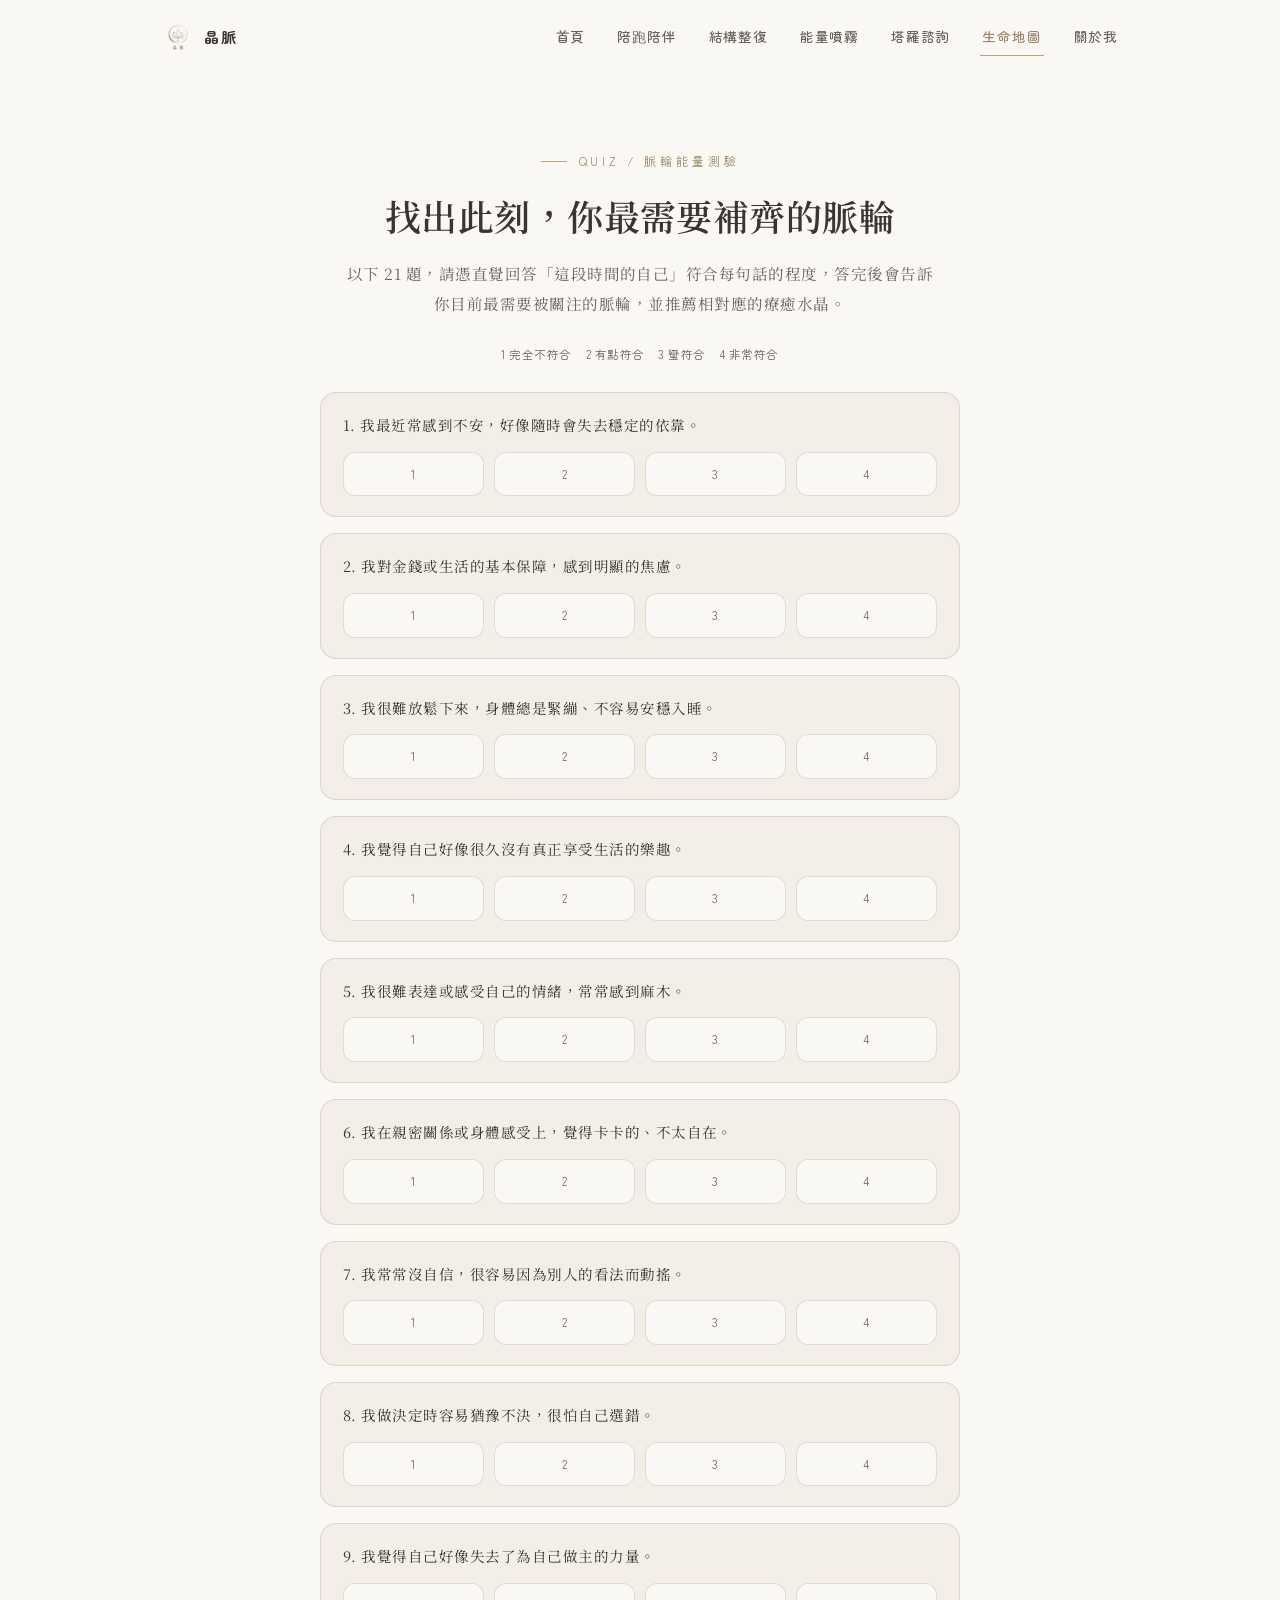
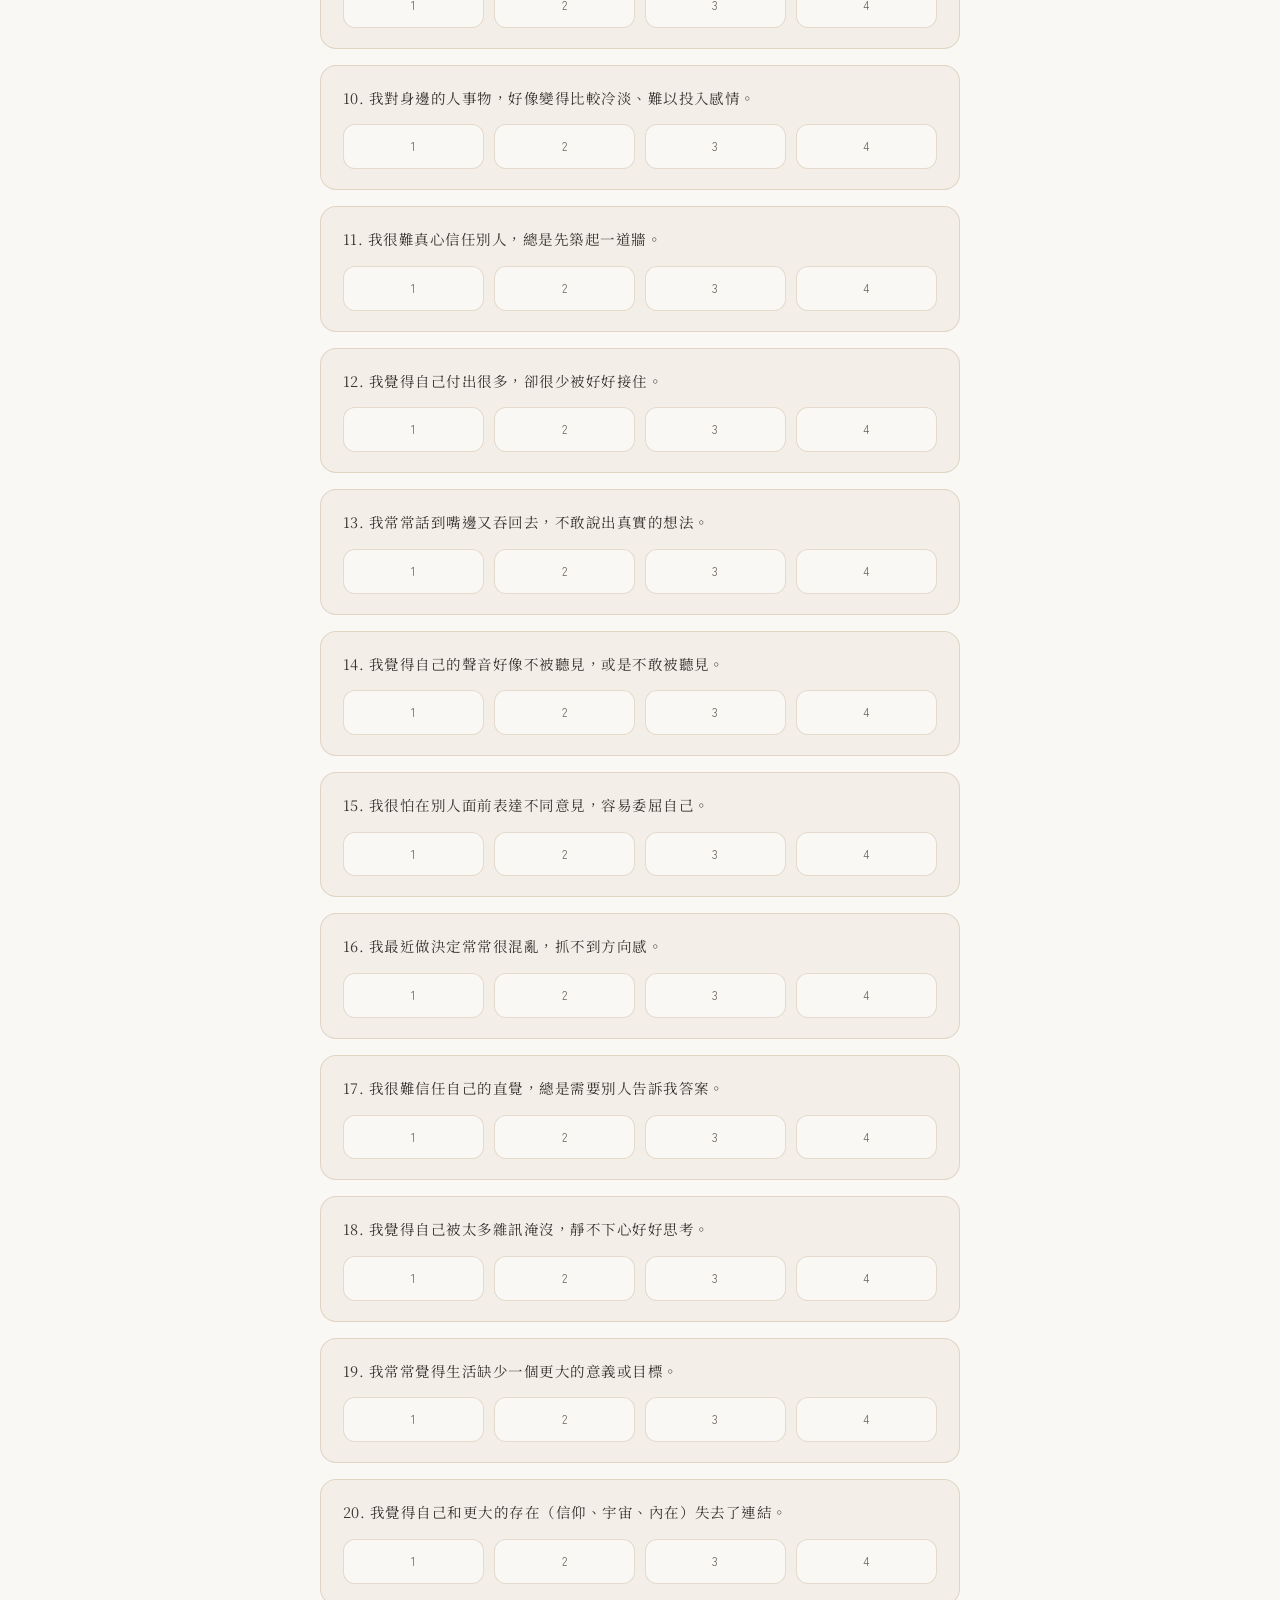
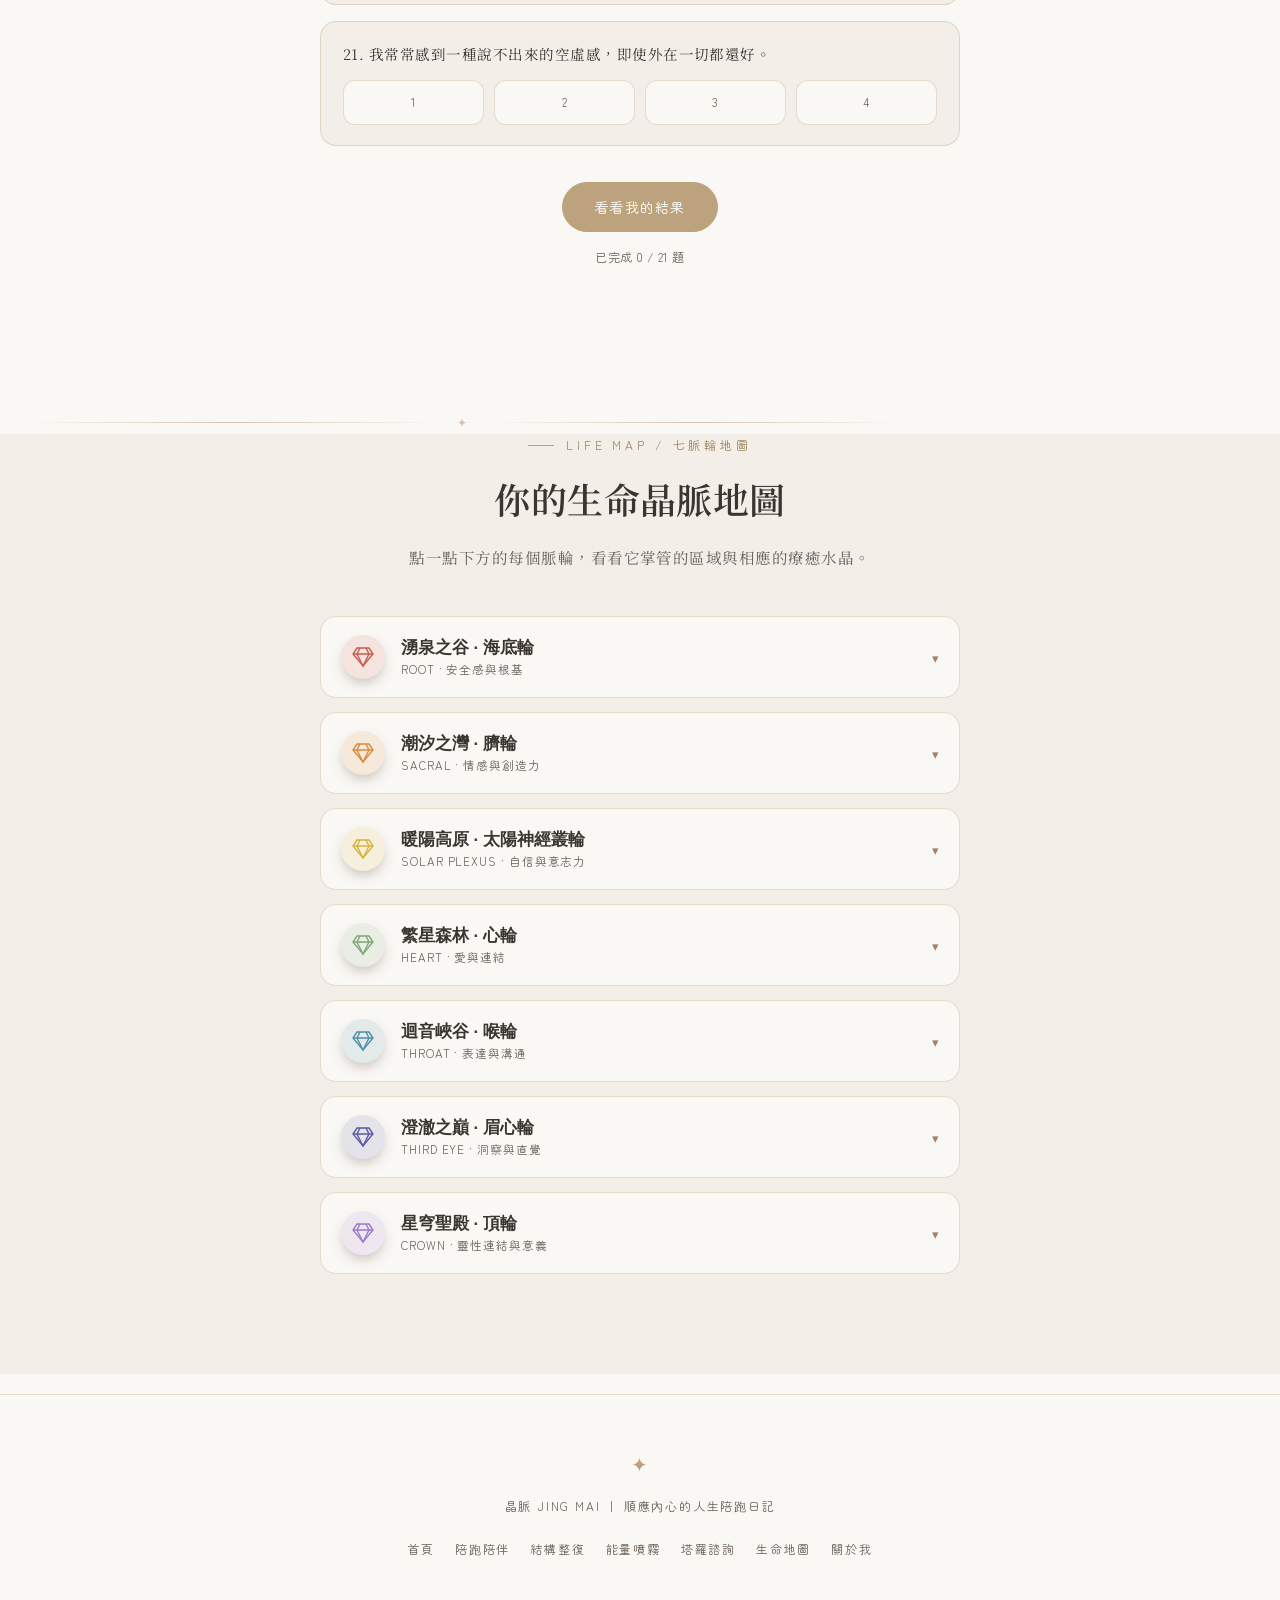
<file: map.html>
<!DOCTYPE html>
<html lang="zh-Hant">
<head>
<meta charset="UTF-8">
<meta name="viewport" content="width=device-width, initial-scale=1.0">
<title>生命晶脈地圖｜晶脈</title>
<link rel="stylesheet" href="style.css">
<link rel="icon" type="image/png" sizes="32x32" href="favicon-32.png">
<link rel="apple-touch-icon" href="apple-touch-icon.png">
<meta property="og:image" content="og-image.png">
<style>
  #quiz{ padding-top:150px; background:var(--bg); text-align:center; }
  .quiz-intro{ max-width:600px; margin:0 auto; }
  .quiz-scale-legend{
    display:flex; justify-content:center; gap:14px; margin:26px auto 6px;
    font-family:var(--round); font-size:11.5px; color:var(--ink-soft); flex-wrap:wrap;
  }
  .quiz-list{ max-width:640px; margin:26px auto 0; display:flex; flex-direction:column; gap:16px; text-align:left; }
  .q-card{ background:var(--bg-deep); border:1px solid var(--line); border-radius:16px; padding:20px 22px; }
  .q-card .q-text{ font-size:14.5px; color:var(--ink); margin-bottom:14px; line-height:1.7; }
  .q-scale{ display:flex; gap:10px; justify-content:space-between; }
  .q-opt{
    flex:1; font-family:var(--round); font-size:12px; color:var(--ink-soft);
    background:var(--bg); border:1px solid var(--line); border-radius:12px;
    padding:10px 4px; text-align:center; cursor:pointer; transition:all .25s ease;
  }
  .q-opt.selected{ background:var(--gold); color:#fff; border-color:var(--gold); }

  .quiz-submit{ margin-top:36px; }
  .quiz-note{ font-family:var(--round); font-size:12px; color:var(--ink-soft); margin-top:14px; }

  .result-panel{
    max-width:600px; margin:40px auto 0; padding:0 36px;
    background:var(--bg-deep); border:1px solid var(--gold); border-radius:22px;
    text-align:left; opacity:0; max-height:0; overflow:hidden;
    transition:opacity .6s ease, max-height .8s ease, padding .6s ease;
  }
  .result-panel.active{ opacity:1; max-height:900px; padding:34px 36px 38px; }
  .result-panel .r-eyebrow{ font-family:var(--round); font-size:12px; letter-spacing:.2em; color:var(--gold-deep); margin-bottom:10px; }
  .result-panel h3{ font-size:24px; margin-bottom:6px; }
  .result-panel .r-sub{ font-family:var(--round); font-size:12.5px; color:var(--ink-soft); margin-bottom:16px; }
  .result-panel p{ font-size:14.5px; margin-bottom:16px; }
  .result-crystals{ display:flex; flex-direction:column; gap:10px; margin-bottom:20px; }
  .result-cta{ display:flex; gap:12px; flex-wrap:wrap; }

  /* ---------- 水晶卡片(共用) ---------- */
  .crystal-card{
    display:flex; gap:12px; align-items:flex-start;
    background:var(--bg); border:1px solid var(--line); border-radius:14px; padding:14px 16px;
  }
  .crystal-icon{ width:30px; height:30px; flex-shrink:0; margin-top:2px; }
  .crystal-card .cc-name{ font-size:14px; font-weight:600; color:var(--ink); margin-bottom:3px; }
  .crystal-card .cc-desc{ font-size:13px; color:var(--ink-soft); line-height:1.6; }

  /* ---------- 七脈輪 手風琴 ---------- */
  #map{ padding-top:0; background:var(--bg-deep); text-align:center; }
  .map-hint{ margin-top:10px; }
  .chakra-list{ max-width:640px; margin:44px auto 0; text-align:left; display:flex; flex-direction:column; gap:14px; }
  .chakra-item{
    background:var(--bg); border:1px solid var(--line); border-radius:16px; overflow:hidden;
  }
  .chakra-head{
    width:100%; display:flex; align-items:center; gap:16px; padding:18px 20px;
    background:none; border:none; cursor:pointer; text-align:left;
  }
  .chakra-icon-wrap{
    width:44px; height:44px; border-radius:50%; flex-shrink:0;
    display:flex; align-items:center; justify-content:center;
    box-shadow:0 6px 14px -4px rgba(60,50,30,0.35);
  }
  .chakra-icon-wrap svg{ width:24px; height:24px; }
  .chakra-head .ct{ flex:1; }
  .chakra-head h3{ font-size:16.5px; margin-bottom:2px; }
  .chakra-head .sub{ font-family:var(--round); font-size:11.5px; color:var(--ink-soft); letter-spacing:.08em; }
  .chakra-arrow{ font-family:var(--round); color:var(--gold-deep); transition:transform .35s ease; flex-shrink:0; }
  .chakra-item.open .chakra-arrow{ transform:rotate(180deg); }
  .chakra-body{ max-height:0; overflow:hidden; transition:max-height .5s ease, padding .5s ease; padding:0 22px; }
  .chakra-item.open .chakra-body{ max-height:900px; padding:0 22px 22px; }
  .chakra-body p{ font-size:14.5px; margin-bottom:14px; }
  .chakra-crystals{ display:flex; flex-direction:column; gap:10px; }
</style>
</head>
<body>

<nav id="nav">
  <div class="nav-inner">
    <a href="index.html" class="nav-logo"><img src="logo-nav.png" alt="晶脈"><span>晶脈</span></a>
    <div class="nav-links">
      <a href="index.html">首頁</a>
      <a href="companion.html">陪跑陪伴</a>
      <a href="bodywork.html">結構整復</a>
      <a href="spray.html">能量噴霧</a>
      <a href="tarot.html">塔羅諮詢</a>
      <a href="map.html" class="active">生命地圖</a>
      <a href="about.html">關於我</a>
    </div>
  </div>
</nav>

<section id="quiz">
  <div class="wrap">
    <div class="eyebrow" style="justify-content:center;">quiz / 脈輪能量測驗</div>
    <h2 style="text-align:center;">找出此刻，你最需要補齊的脈輪</h2>
    <p class="quiz-intro" style="text-align:center;">以下 21 題，請憑直覺回答「這段時間的自己」符合每句話的程度，答完後會告訴你目前最需要被關注的脈輪，並推薦相對應的療癒水晶。</p>

    <div class="quiz-scale-legend">
      <span>1 完全不符合</span><span>2 有點符合</span><span>3 蠻符合</span><span>4 非常符合</span>
    </div>

    <div class="quiz-list" id="quizList"></div>

    <div style="text-align:center;" class="quiz-submit">
      <button class="btn btn-primary" id="submitQuiz">看看我的結果</button>
      <div class="quiz-note" id="quizNote">請先完成全部 21 題</div>
    </div>

    <div class="result-panel" id="resultPanel">
      <div class="r-eyebrow">YOUR RESULT</div>
      <h3 id="rTitle"></h3>
      <div class="r-sub" id="rSub"></div>
      <p id="rText"></p>
      <div class="result-crystals" id="rCrystals"></div>
      <p style="font-size:13px;">想更了解如何用水晶手鍊補齊這個脈輪的能量嗎？歡迎透過陪跑陪伴頁面找到適合的陪伴方案，或加入官方 LINE 直接詢問。</p>
      <div class="result-cta">
        <a href="companion.html" class="btn btn-primary">查看陪跑方案</a>
        <a href="https://lin.ee/sXX670c" class="btn btn-ghost" target="_blank" rel="noopener">加入官方 LINE</a>
      </div>
    </div>
  </div>
</section>

<div class="divider" style="margin:0 24px;"><div class="l"></div><span>✦</span><div class="r"></div></div>

<section id="map">
  <div class="wrap">
    <div class="eyebrow" style="justify-content:center;">life map / 七脈輪地圖</div>
    <h2>你的生命晶脈地圖</h2>
    <p class="map-hint">點一點下方的每個脈輪，看看它掌管的區域與相應的療癒水晶。</p>

    <div class="chakra-list" id="chakraList"></div>
  </div>
</section>

<footer>
  <span class="fmark">✦</span>
  晶脈 JING MAI ｜ 順應內心的人生陪跑日記
  <nav class="foot-links">
    <a href="index.html">首頁</a><a href="companion.html">陪跑陪伴</a><a href="bodywork.html">結構整復</a><a href="spray.html">能量噴霧</a><a href="tarot.html">塔羅諮詢</a><a href="map.html">生命地圖</a><a href="about.html">關於我</a>
  </nav>
</footer>

<script>
  window.addEventListener('scroll', () => {
    document.getElementById('nav').classList.toggle('scrolled', window.scrollY > 30);
  });

  // 共用的簡易水晶圖示（六角晶體造型）
  const gemIconSVG = (color) => `<svg viewBox="0 0 24 24" fill="none" stroke="${color}" stroke-width="1.4"><path d="M6 3h12l4 6-10 12L2 9z"/><path d="M2 9h20M9 3l-3 6 6 12 6-12-3-6M6 3l0 0" /></svg>`;

  // ---------- 七脈輪資料（含每顆水晶的簡短介紹） ----------
  const chakras = [
    { key:'root', color:'#c65b4e', name:'海底輪', title:'湧泉之谷 · 海底輪', sub:'ROOT · 安全感與根基',
      desc:'掌管生存、安全感與物質層面的穩定。當這裡的能量不足，人容易感到不安、缺乏依靠、身體緊繃難以放鬆。',
      crystals:[
        {name:'紅碧玉', desc:'溫和而穩定的能量，幫助扎根安定，適合長期佩戴培養安全感。'},
        {name:'黑曜石', desc:'具強力的保護與淨化特性，能阻擋負能量、增加安全感。'},
        {name:'石榴石', desc:'提升生命力與行動力，幫助找回向前走的勇氣。'},
      ]},
    { key:'sacral', color:'#d98a3d', name:'臍輪', title:'潮汐之灣 · 臍輪', sub:'SACRAL · 情感與創造力',
      desc:'掌管情緒流動、親密感受與創造力。能量不足時，容易感到麻木、難以享受生活，也較難自在地表達親密與慾望。',
      crystals:[
        {name:'紅玉髓', desc:'提升行動力與熱情，幫助重新感受生活的活力。'},
        {name:'太陽石', desc:'帶來溫暖與樂觀，鼓勵表達真實的情緒與慾望。'},
        {name:'橘色月光石', desc:'平衡陰柔情感能量，增加對親密關係的自在感。'},
      ]},
    { key:'solar', color:'#d9b23d', name:'太陽神經叢輪', title:'暖陽高原 · 太陽神經叢輪', sub:'SOLAR PLEXUS · 自信與意志力',
      desc:'掌管自信、意志力與自我價值感。不足時容易猶豫不決、在意他人眼光，感覺自己失去了為自己做主的力量。',
      crystals:[
        {name:'虎眼石', desc:'增強自信與意志力，幫助在猶豫時做出堅定的決定。'},
        {name:'黃水晶', desc:'象徵豐盛與陽光能量，提升自我價值感。'},
        {name:'黃玉', desc:'帶來清晰的目標感，協助找回為自己做主的力量。'},
      ]},
    { key:'heart', color:'#7fa876', name:'心輪', title:'繁星森林 · 心輪', sub:'HEART · 愛與連結',
      desc:'掌管愛、信任與人際間的連結。能量不足時，容易在關係裡築起防衛的牆，或感覺付出很多卻很少被接住。',
      crystals:[
        {name:'粉晶', desc:'愛與溫柔的代表，幫助軟化防衛、重新打開心房。'},
        {name:'綠東陵玉', desc:'帶來平靜與療癒感，幫助修復關係中的疲憊。'},
        {name:'粉紫鋰輝石', desc:'舒緩焦慮情緒，幫助放下過度付出的壓力。'},
      ]},
    { key:'throat', color:'#4f8fa8', name:'喉輪', title:'迴音峽谷 · 喉輪', sub:'THROAT · 表達與溝通',
      desc:'掌管真實的表達與溝通。不足時容易把話吞回去，不敢說出真正的想法，長期下來會累積委屈。',
      crystals:[
        {name:'藍紋瑪瑙', desc:'溫和地鼓勵表達，幫助說出心裡真正的話。'},
        {name:'海藍寶', desc:'象徵平靜的溝通與勇氣，幫助化解言語上的恐懼。'},
        {name:'藍晶石', desc:'清理喉輪阻塞，讓表達更順暢、更真誠。'},
      ]},
    { key:'third', color:'#5a5aa6', name:'眉心輪', title:'澄澈之巔 · 眉心輪', sub:'THIRD EYE · 洞察與直覺',
      desc:'掌管直覺、洞察與內在的清晰。能量不足時，容易思緒混亂、抓不到方向，也難以信任自己的直覺判斷。',
      crystals:[
        {name:'紫水晶', desc:'提升直覺與靈性覺察，幫助看清內在真正的方向。'},
        {name:'拉長石', desc:'增強洞察力與直覺連結，幫助辨識適合自己的人生方向。'},
        {name:'螢石', desc:'淨化雜亂思緒，幫助專注與清晰思考。'},
      ]},
    { key:'crown', color:'#9c7bc9', name:'頂輪', title:'星穹聖殿 · 頂輪', sub:'CROWN · 靈性連結與意義',
      desc:'掌管與更大存在的連結、生命的意義感。不足時容易感到一種說不出的空虛，即使外在一切安好，內心仍覺得缺了什麼。',
      crystals:[
        {name:'白水晶', desc:'萬用的淨化與能量放大石，幫助連結更高的自我。'},
        {name:'紫黃晶', desc:'結合智慧與豐盛能量，帶來心靈與物質的平衡感。'},
        {name:'透石膏', desc:'高頻淨化石，幫助釋放沉重情緒、連結靈性意義。'},
      ]},
  ];

  function crystalCardHTML(x, color){
    return `<div class="crystal-card">
      <div class="crystal-icon">${gemIconSVG(color)}</div>
      <div><div class="cc-name">${x.name}</div><div class="cc-desc">${x.desc}</div></div>
    </div>`;
  }

  const chakraList = document.getElementById('chakraList');
  chakras.forEach((c, i) => {
    const item = document.createElement('div');
    item.className = 'chakra-item';
    item.innerHTML = `
      <button class="chakra-head" data-i="${i}">
        <div class="chakra-icon-wrap" style="background:${c.color}22;">${gemIconSVG(c.color)}</div>
        <div class="ct">
          <h3>${c.title}</h3>
          <div class="sub">${c.sub}</div>
        </div>
        <div class="chakra-arrow">▾</div>
      </button>
      <div class="chakra-body">
        <p>${c.desc}</p>
        <div class="chakra-crystals">
          ${c.crystals.map(x => crystalCardHTML(x, c.color)).join('')}
        </div>
      </div>`;
    chakraList.appendChild(item);
  });
  chakraList.addEventListener('click', (e) => {
    const head = e.target.closest('.chakra-head');
    if(!head) return;
    head.closest('.chakra-item').classList.toggle('open');
  });

  // ---------- 21 題測驗 ----------
  const questions = [
    { key:'root', text:'我最近常感到不安，好像隨時會失去穩定的依靠。' },
    { key:'root', text:'我對金錢或生活的基本保障，感到明顯的焦慮。' },
    { key:'root', text:'我很難放鬆下來，身體總是緊繃、不容易安穩入睡。' },
    { key:'sacral', text:'我覺得自己好像很久沒有真正享受生活的樂趣。' },
    { key:'sacral', text:'我很難表達或感受自己的情緒，常常感到麻木。' },
    { key:'sacral', text:'我在親密關係或身體感受上，覺得卡卡的、不太自在。' },
    { key:'solar', text:'我常常沒自信，很容易因為別人的看法而動搖。' },
    { key:'solar', text:'我做決定時容易猶豫不決，很怕自己選錯。' },
    { key:'solar', text:'我覺得自己好像失去了為自己做主的力量。' },
    { key:'heart', text:'我對身邊的人事物，好像變得比較冷淡、難以投入感情。' },
    { key:'heart', text:'我很難真心信任別人，總是先築起一道牆。' },
    { key:'heart', text:'我覺得自己付出很多，卻很少被好好接住。' },
    { key:'throat', text:'我常常話到嘴邊又吞回去，不敢說出真實的想法。' },
    { key:'throat', text:'我覺得自己的聲音好像不被聽見，或是不敢被聽見。' },
    { key:'throat', text:'我很怕在別人面前表達不同意見，容易委屈自己。' },
    { key:'third', text:'我最近做決定常常很混亂，抓不到方向感。' },
    { key:'third', text:'我很難信任自己的直覺，總是需要別人告訴我答案。' },
    { key:'third', text:'我覺得自己被太多雜訊淹沒，靜不下心好好思考。' },
    { key:'crown', text:'我常常覺得生活缺少一個更大的意義或目標。' },
    { key:'crown', text:'我覺得自己和更大的存在（信仰、宇宙、內在）失去了連結。' },
    { key:'crown', text:'我常常感到一種說不出來的空虛感，即使外在一切都還好。' },
  ];

  const answers = new Array(questions.length).fill(0);
  const quizList = document.getElementById('quizList');
  questions.forEach((q, i) => {
    const card = document.createElement('div');
    card.className = 'q-card';
    card.innerHTML = `
      <div class="q-text">${i+1}. ${q.text}</div>
      <div class="q-scale">
        ${[1,2,3,4].map(v => `<div class="q-opt" data-i="${i}" data-v="${v}">${v}</div>`).join('')}
      </div>`;
    quizList.appendChild(card);
  });

  const submitBtn = document.getElementById('submitQuiz');
  const quizNote = document.getElementById('quizNote');

  function updateNote(){
    const answered = answers.filter(a => a > 0).length;
    quizNote.textContent = answered === questions.length
      ? '已完成全部題目，可以點上方按鈕看結果了'
      : `已完成 ${answered} / ${questions.length} 題`;
  }
  updateNote();

  quizList.addEventListener('click', (e) => {
    const opt = e.target.closest('.q-opt');
    if(!opt) return;
    const i = +opt.dataset.i, v = +opt.dataset.v;
    answers[i] = v;
    opt.parentElement.querySelectorAll('.q-opt').forEach(o => o.classList.remove('selected'));
    opt.classList.add('selected');
    updateNote();
  });

  const chakraResultData = {};
  chakras.forEach(c => chakraResultData[c.key] = c);

  const resultPanel = document.getElementById('resultPanel');
  submitBtn.addEventListener('click', () => {
    if(answers.some(a => a === 0)){
      quizNote.textContent = '還有題目尚未作答，請完成全部 21 題再看結果哦';
      quizNote.style.color = '#c65b4e';
      return;
    }
    const scores = {};
    questions.forEach((q, i) => { scores[q.key] = (scores[q.key]||0) + answers[i]; });
    let topKey = null, topScore = -1;
    Object.entries(scores).forEach(([k,v]) => { if(v > topScore){ topScore = v; topKey = k; } });
    const c = chakraResultData[topKey];

    document.getElementById('rTitle').textContent = c.title;
    document.getElementById('rSub').textContent = c.sub;
    document.getElementById('rText').textContent = c.desc;
    document.getElementById('rCrystals').innerHTML = c.crystals.map(x => crystalCardHTML(x, c.color)).join('');
    resultPanel.classList.add('active');
    resultPanel.scrollIntoView({behavior:'smooth', block:'center'});
  });
</script>
</body>
</html>
</file>
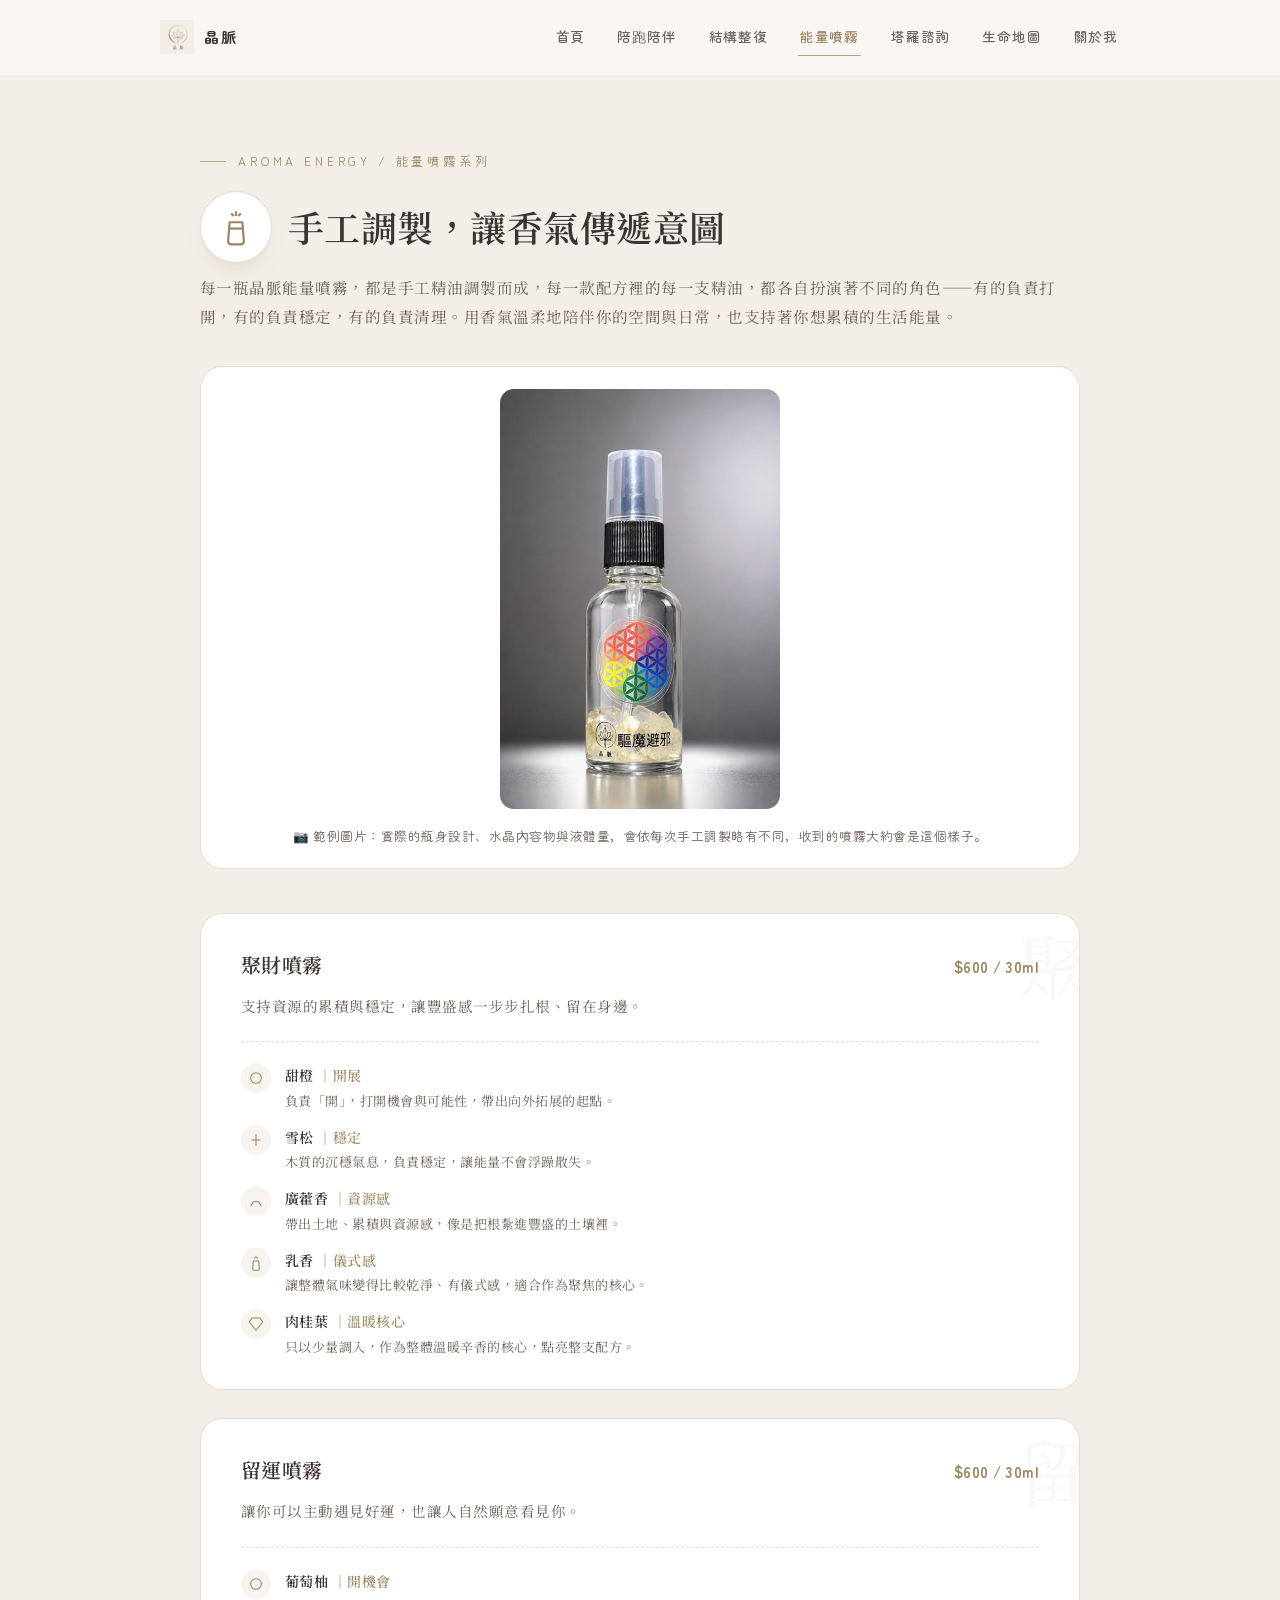
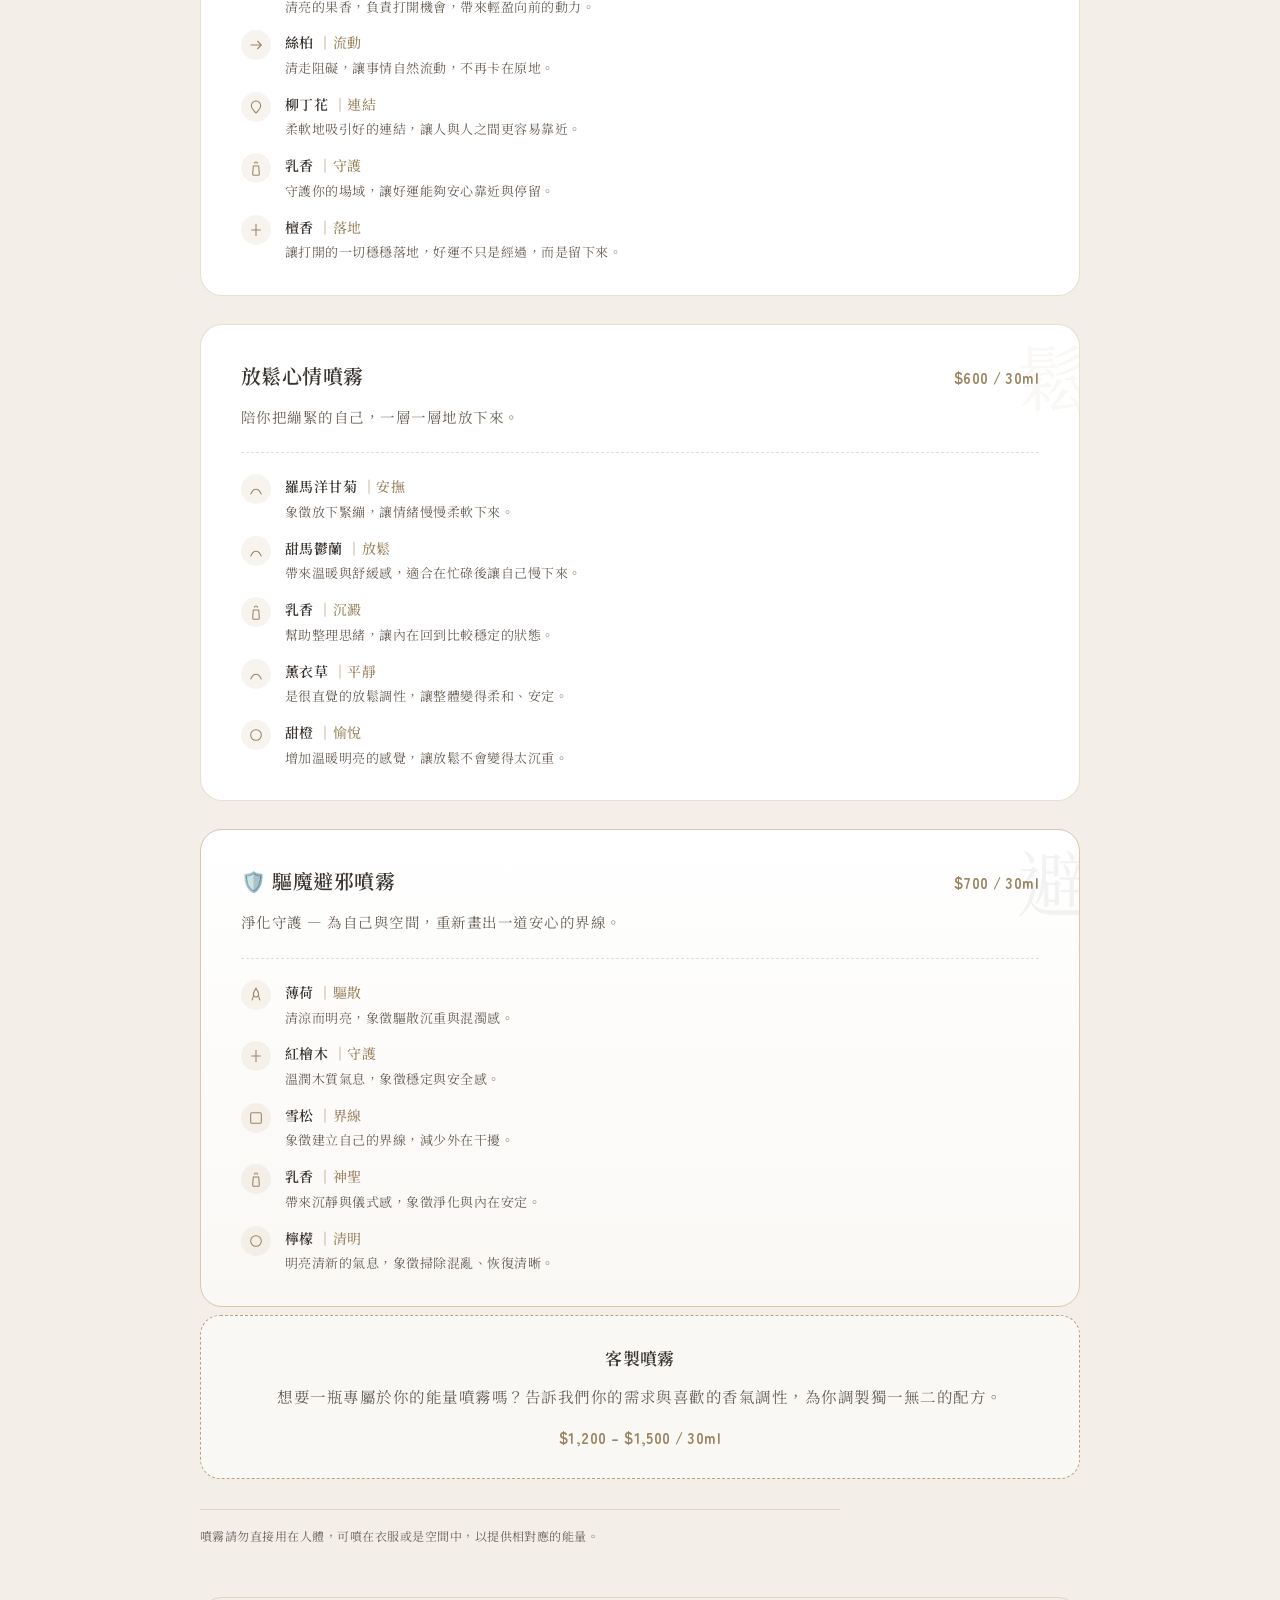
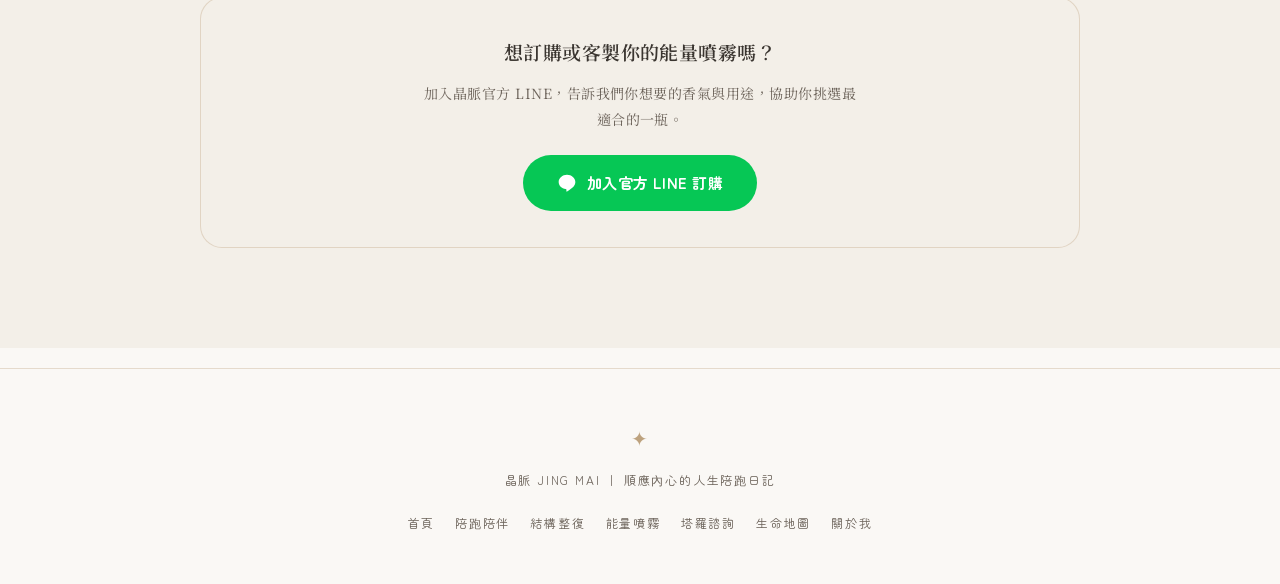
<file: spray.html>
<!DOCTYPE html>
<html lang="zh-Hant">
<head>
<meta charset="UTF-8">
<meta name="viewport" content="width=device-width, initial-scale=1.0">
<title>能量噴霧｜晶脈</title>
<link rel="stylesheet" href="style.css">
<link rel="icon" type="image/png" sizes="32x32" href="favicon-32.png">
<link rel="apple-touch-icon" href="apple-touch-icon.png">
<meta property="og:image" content="og-image.png">
<style>
  #spray{ padding-top:150px; background:var(--bg-deep); }
  .sp-hero{ display:flex; gap:16px; align-items:center; margin-bottom:10px; }
  .sp-icon-big{
    width:72px; height:72px; border-radius:50%; background:#fff; border:1px solid var(--line);
    display:flex; align-items:center; justify-content:center; flex-shrink:0;
    box-shadow:0 12px 24px -14px rgba(157,133,98,0.4);
  }
  .sp-icon-big svg{ width:38px; height:38px; color:var(--gold-deep); }

  .sample-photo{
    margin-top:34px; background:#fff; border:1px solid var(--line); border-radius:22px;
    padding:22px; text-align:center;
  }
  .sample-photo img{
    max-width:280px; width:100%; margin:0 auto; border-radius:14px; display:block;
  }
  .sample-photo .cap{
    margin-top:16px; font-family:var(--round); font-size:12.5px; color:var(--ink-soft); line-height:1.7;
  }

  /* ---------- 精油能量卡片 ---------- */
  .oil-list{ display:flex; flex-direction:column; gap:28px; margin-top:44px; }
  .oil-card{
    background:#fff; border:1px solid var(--line); border-radius:22px;
    padding:32px clamp(22px,5vw,40px); position:relative; overflow:hidden;
  }
  .oil-card .oil-mark{
    position:absolute; right:-10px; top:-18px; font-size:72px; font-family:var(--serif);
    color:var(--gold); opacity:.08;
  }
  .oil-card-head{ display:flex; justify-content:space-between; align-items:baseline; gap:14px; flex-wrap:wrap; }
  .oil-card-head h3{ font-size:20px; }
  .oil-card-head .oil-price{ font-family:var(--round); font-size:15px; color:var(--gold-deep); font-weight:700; white-space:nowrap; }
  .oil-tagline{ margin-top:8px; font-size:14.5px; color:var(--ink-soft); }

  .oil-ingredients{ margin-top:22px; padding-top:20px; border-top:1px dashed var(--line); display:flex; flex-direction:column; gap:12px; }
  .oil-item{ display:flex; gap:14px; align-items:flex-start; }
  .oil-item .oi-icon{
    width:30px; height:30px; flex-shrink:0; margin-top:1px; border-radius:50%;
    background:rgba(189,162,126,0.12); display:flex; align-items:center; justify-content:center;
  }
  .oil-item .oi-icon svg{ width:16px; height:16px; color:var(--gold-deep); }
  .oil-item .oi-name{ font-size:14px; font-weight:600; color:var(--ink); }
  .oil-item .oi-name .oi-role{ font-weight:500; color:var(--gold-deep); }
  .oil-item .oi-desc{ font-size:13px; color:var(--ink-soft); line-height:1.6; margin-top:2px; }

  .oil-summary{
    margin-top:20px; padding-top:18px; border-top:1px dashed var(--line);
    font-size:13.5px; color:var(--ink-soft); line-height:1.8;
  }

  .custom-card{
    margin-top:8px; background:var(--bg); border:1px dashed var(--gold); border-radius:20px;
    padding:26px 28px; text-align:center;
  }
  .custom-card h3{ font-size:17px; margin-bottom:8px; }
  .custom-card .price{ margin-top:12px; font-family:var(--round); font-size:15px; color:var(--gold-deep); font-weight:700; }

  /* 驅魔避邪：守護感強化 */
  .oil-card-shield{
    background:linear-gradient(180deg, #fff 0%, var(--bg) 100%);
    border-color:var(--gold-soft);
  }
  .oil-card-shield .oil-mark{ color:var(--ink); opacity:.06; }
  .oil-emoji{ margin-right:6px; }

  /* 圖片載入失敗時的柔和佔位，避免破圖圖示影響版面 */
  img{ background:var(--bg-deep); }
  img.img-broken{
    min-height:64px; background:var(--bg-deep) url("data:image/svg+xml,%3Csvg xmlns='http://www.w3.org/2000/svg' viewBox='0 0 24 24' fill='none' stroke='%23bda27e' stroke-width='1.2'%3E%3Cpath d='M12 2v3M9 3.5l1.5 1.5M15 3.5l-1.5 1.5'/%3E%3Cpath d='M8 9h8l1 12a2 2 0 0 1-2 2H9a2 2 0 0 1-2-2z'/%3E%3C/svg%3E") no-repeat center / 32px;
  }
</style>
</head>
<body>

<nav id="nav">
  <div class="nav-inner">
    <a href="index.html" class="nav-logo"><img src="logo-nav.png" alt="晶脈"><span>晶脈</span></a>
    <div class="nav-links">
      <a href="index.html">首頁</a>
      <a href="companion.html">陪跑陪伴</a>
      <a href="bodywork.html">結構整復</a>
      <a href="spray.html" class="active">能量噴霧</a>
      <a href="tarot.html">塔羅諮詢</a>
      <a href="map.html">生命地圖</a>
      <a href="about.html">關於我</a>
    </div>
  </div>
</nav>

<section id="spray">
  <div class="wrap">
    <div class="eyebrow">aroma energy / 能量噴霧系列</div>
    <div class="sp-hero">
      <div class="sp-icon-big">
        <svg viewBox="0 0 24 24" fill="none" stroke="currentColor" stroke-width="1.4"><path d="M12 2v3M9 3.5l1.5 1.5M15 3.5l-1.5 1.5"/><path d="M8 9h8l1 12a2 2 0 0 1-2 2H9a2 2 0 0 1-2-2z"/><path d="M8 13h8"/></svg>
      </div>
      <h2 style="margin-bottom:0;">手工調製，讓香氣傳遞意圖</h2>
    </div>
    <p>每一瓶晶脈能量噴霧，都是手工精油調製而成，每一款配方裡的每一支精油，都各自扮演著不同的角色——有的負責打開，有的負責穩定，有的負責清理。用香氣溫柔地陪伴你的空間與日常，也支持著你想累積的生活能量。</p>

    <div class="sample-photo">
      <img src="spray-sample-web.jpg" alt="晶脈能量噴霧範例">
      <div class="cap">📷 範例圖片：實際的瓶身設計、水晶內容物與液體量，會依每次手工調製略有不同，收到的噴霧大約會是這個樣子。</div>
    </div>

    <div class="oil-list">

      <!-- 聚財 -->
      <div class="oil-card">
        <div class="oil-mark">聚</div>
        <div class="oil-card-head">
          <h3>聚財噴霧</h3>
          <div class="oil-price">$600 / 30ml</div>
        </div>
        <div class="oil-tagline">支持資源的累積與穩定，讓豐盛感一步步扎根、留在身邊。</div>
        <div class="oil-ingredients">
          <div class="oil-item">
            <div class="oi-icon"><svg viewBox="0 0 24 24" fill="none" stroke="currentColor" stroke-width="1.6"><circle cx="12" cy="12" r="8"/></svg></div>
            <div><div class="oi-name">甜橙 <span class="oi-role">｜開展</span></div><div class="oi-desc">負責「開」，打開機會與可能性，帶出向外拓展的起點。</div></div>
          </div>
          <div class="oil-item">
            <div class="oi-icon"><svg viewBox="0 0 24 24" fill="none" stroke="currentColor" stroke-width="1.6"><path d="M12 3v18M5 12h14"/></svg></div>
            <div><div class="oi-name">雪松 <span class="oi-role">｜穩定</span></div><div class="oi-desc">木質的沉穩氣息，負責穩定，讓能量不會浮躁散失。</div></div>
          </div>
          <div class="oil-item">
            <div class="oi-icon"><svg viewBox="0 0 24 24" fill="none" stroke="currentColor" stroke-width="1.6"><path d="M4 20c4-10 12-10 16 0"/></svg></div>
            <div><div class="oi-name">廣藿香 <span class="oi-role">｜資源感</span></div><div class="oi-desc">帶出土地、累積與資源感，像是把根紮進豐盛的土壤裡。</div></div>
          </div>
          <div class="oil-item">
            <div class="oi-icon"><svg viewBox="0 0 24 24" fill="none" stroke="currentColor" stroke-width="1.6"><path d="M12 2v3M9 3.5l1.5 1.5M15 3.5l-1.5 1.5"/><path d="M8 9h8l1 12a2 2 0 0 1-2 2H9a2 2 0 0 1-2-2z"/></svg></div>
            <div><div class="oi-name">乳香 <span class="oi-role">｜儀式感</span></div><div class="oi-desc">讓整體氣味變得比較乾淨、有儀式感，適合作為聚焦的核心。</div></div>
          </div>
          <div class="oil-item">
            <div class="oi-icon"><svg viewBox="0 0 24 24" fill="none" stroke="currentColor" stroke-width="1.6"><path d="M6 3h12l4 6-10 12L2 9z"/></svg></div>
            <div><div class="oi-name">肉桂葉 <span class="oi-role">｜溫暖核心</span></div><div class="oi-desc">只以少量調入，作為整體溫暖辛香的核心，點亮整支配方。</div></div>
          </div>
        </div>
      </div>

      <!-- 留運 -->
      <div class="oil-card">
        <div class="oil-mark">留</div>
        <div class="oil-card-head">
          <h3>留運噴霧</h3>
          <div class="oil-price">$600 / 30ml</div>
        </div>
        <div class="oil-tagline">讓你可以主動遇見好運，也讓人自然願意看見你。</div>
        <div class="oil-ingredients">
          <div class="oil-item">
            <div class="oi-icon"><svg viewBox="0 0 24 24" fill="none" stroke="currentColor" stroke-width="1.6"><circle cx="12" cy="12" r="8"/></svg></div>
            <div><div class="oi-name">葡萄柚 <span class="oi-role">｜開機會</span></div><div class="oi-desc">清亮的果香，負責打開機會，帶來輕盈向前的動力。</div></div>
          </div>
          <div class="oil-item">
            <div class="oi-icon"><svg viewBox="0 0 24 24" fill="none" stroke="currentColor" stroke-width="1.6"><path d="M4 12h16M14 6l6 6-6 6"/></svg></div>
            <div><div class="oi-name">絲柏 <span class="oi-role">｜流動</span></div><div class="oi-desc">清走阻礙，讓事情自然流動，不再卡在原地。</div></div>
          </div>
          <div class="oil-item">
            <div class="oi-icon"><svg viewBox="0 0 24 24" fill="none" stroke="currentColor" stroke-width="1.6"><path d="M12 21c4-4 7-7.5 7-11a7 7 0 0 0-14 0c0 3.5 3 7 7 11z"/></svg></div>
            <div><div class="oi-name">柳丁花 <span class="oi-role">｜連結</span></div><div class="oi-desc">柔軟地吸引好的連結，讓人與人之間更容易靠近。</div></div>
          </div>
          <div class="oil-item">
            <div class="oi-icon"><svg viewBox="0 0 24 24" fill="none" stroke="currentColor" stroke-width="1.6"><path d="M12 2v3M9 3.5l1.5 1.5M15 3.5l-1.5 1.5"/><path d="M8 9h8l1 12a2 2 0 0 1-2 2H9a2 2 0 0 1-2-2z"/></svg></div>
            <div><div class="oi-name">乳香 <span class="oi-role">｜守護</span></div><div class="oi-desc">守護你的場域，讓好運能夠安心靠近與停留。</div></div>
          </div>
          <div class="oil-item">
            <div class="oi-icon"><svg viewBox="0 0 24 24" fill="none" stroke="currentColor" stroke-width="1.6"><path d="M12 3v18M5 12h14"/></svg></div>
            <div><div class="oi-name">檀香 <span class="oi-role">｜落地</span></div><div class="oi-desc">讓打開的一切穩穩落地，好運不只是經過，而是留下來。</div></div>
          </div>
        </div>
      </div>

      <!-- 放鬆心情 -->
      <div class="oil-card">
        <div class="oil-mark">鬆</div>
        <div class="oil-card-head">
          <h3>放鬆心情噴霧</h3>
          <div class="oil-price">$600 / 30ml</div>
        </div>
        <div class="oil-tagline">陪你把繃緊的自己，一層一層地放下來。</div>
        <div class="oil-ingredients">
          <div class="oil-item">
            <div class="oi-icon"><svg viewBox="0 0 24 24" fill="none" stroke="currentColor" stroke-width="1.6"><path d="M4 20c4-10 12-10 16 0"/></svg></div>
            <div><div class="oi-name">羅馬洋甘菊 <span class="oi-role">｜安撫</span></div><div class="oi-desc">象徵放下緊繃，讓情緒慢慢柔軟下來。</div></div>
          </div>
          <div class="oil-item">
            <div class="oi-icon"><svg viewBox="0 0 24 24" fill="none" stroke="currentColor" stroke-width="1.6"><path d="M4 20c4-10 12-10 16 0"/></svg></div>
            <div><div class="oi-name">甜馬鬱蘭 <span class="oi-role">｜放鬆</span></div><div class="oi-desc">帶來溫暖與舒緩感，適合在忙碌後讓自己慢下來。</div></div>
          </div>
          <div class="oil-item">
            <div class="oi-icon"><svg viewBox="0 0 24 24" fill="none" stroke="currentColor" stroke-width="1.6"><path d="M12 2v3M9 3.5l1.5 1.5M15 3.5l-1.5 1.5"/><path d="M8 9h8l1 12a2 2 0 0 1-2 2H9a2 2 0 0 1-2-2z"/></svg></div>
            <div><div class="oi-name">乳香 <span class="oi-role">｜沉澱</span></div><div class="oi-desc">幫助整理思緒，讓內在回到比較穩定的狀態。</div></div>
          </div>
          <div class="oil-item">
            <div class="oi-icon"><svg viewBox="0 0 24 24" fill="none" stroke="currentColor" stroke-width="1.6"><path d="M4 20c4-10 12-10 16 0"/></svg></div>
            <div><div class="oi-name">薰衣草 <span class="oi-role">｜平靜</span></div><div class="oi-desc">是很直覺的放鬆調性，讓整體變得柔和、安定。</div></div>
          </div>
          <div class="oil-item">
            <div class="oi-icon"><svg viewBox="0 0 24 24" fill="none" stroke="currentColor" stroke-width="1.6"><circle cx="12" cy="12" r="8"/></svg></div>
            <div><div class="oi-name">甜橙 <span class="oi-role">｜愉悅</span></div><div class="oi-desc">增加溫暖明亮的感覺，讓放鬆不會變得太沉重。</div></div>
          </div>
        </div>
      </div>

      <!-- 驅魔避邪 -->
      <div class="oil-card oil-card-shield">
        <div class="oil-mark">避</div>
        <div class="oil-card-head">
          <h3><span class="oil-emoji" aria-hidden="true">🛡️</span>驅魔避邪噴霧</h3>
          <div class="oil-price">$700 / 30ml</div>
        </div>
        <div class="oil-tagline">淨化守護 — 為自己與空間，重新畫出一道安心的界線。</div>
        <div class="oil-ingredients">
          <div class="oil-item">
            <div class="oi-icon"><svg viewBox="0 0 24 24" fill="none" stroke="currentColor" stroke-width="1.6"><path d="M12 2c-2 3-4 6-4 9a4 4 0 0 0 8 0c0-3-2-6-4-9z"/><path d="M8 14l-2 6M16 14l2 6"/></svg></div>
            <div><div class="oi-name">薄荷 <span class="oi-role">｜驅散</span></div><div class="oi-desc">清涼而明亮，象徵驅散沉重與混濁感。</div></div>
          </div>
          <div class="oil-item">
            <div class="oi-icon"><svg viewBox="0 0 24 24" fill="none" stroke="currentColor" stroke-width="1.6"><path d="M12 3v18M5 12h14"/></svg></div>
            <div><div class="oi-name">紅檜木 <span class="oi-role">｜守護</span></div><div class="oi-desc">溫潤木質氣息，象徵穩定與安全感。</div></div>
          </div>
          <div class="oil-item">
            <div class="oi-icon"><svg viewBox="0 0 24 24" fill="none" stroke="currentColor" stroke-width="1.6"><rect x="4" y="4" width="16" height="16" rx="2"/></svg></div>
            <div><div class="oi-name">雪松 <span class="oi-role">｜界線</span></div><div class="oi-desc">象徵建立自己的界線，減少外在干擾。</div></div>
          </div>
          <div class="oil-item">
            <div class="oi-icon"><svg viewBox="0 0 24 24" fill="none" stroke="currentColor" stroke-width="1.6"><path d="M12 2v3M9 3.5l1.5 1.5M15 3.5l-1.5 1.5"/><path d="M8 9h8l1 12a2 2 0 0 1-2 2H9a2 2 0 0 1-2-2z"/></svg></div>
            <div><div class="oi-name">乳香 <span class="oi-role">｜神聖</span></div><div class="oi-desc">帶來沉靜與儀式感，象徵淨化與內在安定。</div></div>
          </div>
          <div class="oil-item">
            <div class="oi-icon"><svg viewBox="0 0 24 24" fill="none" stroke="currentColor" stroke-width="1.6"><circle cx="12" cy="12" r="8"/></svg></div>
            <div><div class="oi-name">檸檬 <span class="oi-role">｜清明</span></div><div class="oi-desc">明亮清新的氣息，象徵掃除混亂、恢復清晰。</div></div>
          </div>
        </div>
      </div>

    </div>

    <div class="custom-card">
      <h3>客製噴霧</h3>
      <p>想要一瓶專屬於你的能量噴霧嗎？告訴我們你的需求與喜歡的香氣調性，為你調製獨一無二的配方。</p>
      <div class="price">$1,200 – $1,500 / 30ml</div>
    </div>

    <div class="disclaimer" style="margin-top:30px; max-width:640px;">噴霧請勿直接用在人體，可噴在衣服或是空間中，以提供相對應的能量。</div>

    <div class="line-cta">
      <h3>想訂購或客製你的能量噴霧嗎？</h3>
      <p>加入晶脈官方 LINE，告訴我們你想要的香氣與用途，協助你挑選最適合的一瓶。</p>
      <a href="https://lin.ee/sXX670c" class="line-btn" target="_blank" rel="noopener">
        <svg viewBox="0 0 24 24" fill="currentColor"><path d="M12 2C6.48 2 2 5.94 2 10.7c0 4.27 3.58 7.85 8.42 8.55.33.07.77.22.88.5.1.26.07.66.03.92l-.14.86c-.04.26-.2 1 .87.55 1.08-.46 5.8-3.42 7.92-5.85C21.44 14.1 22 12.47 22 10.7 22 5.94 17.52 2 12 2z"/></svg>
        加入官方 LINE 訂購
      </a>
    </div>
  </div>
</section>

<footer>
  <span class="fmark">✦</span>
  晶脈 JING MAI ｜ 順應內心的人生陪跑日記
  <nav class="foot-links">
    <a href="index.html">首頁</a><a href="companion.html">陪跑陪伴</a><a href="bodywork.html">結構整復</a><a href="spray.html">能量噴霧</a><a href="tarot.html">塔羅諮詢</a><a href="map.html">生命地圖</a><a href="about.html">關於我</a>
  </nav>
</footer>

<script>
  window.addEventListener('scroll', () => {
    document.getElementById('nav').classList.toggle('scrolled', window.scrollY > 30);
  });

  // 圖片載入失敗時，改用柔和佔位圖標，避免版面出現破圖圖示
  document.querySelectorAll('img').forEach(img => {
    img.addEventListener('error', () => { img.classList.add('img-broken'); }, { once: true });
  });
</script>
</body>
</html>
</file>
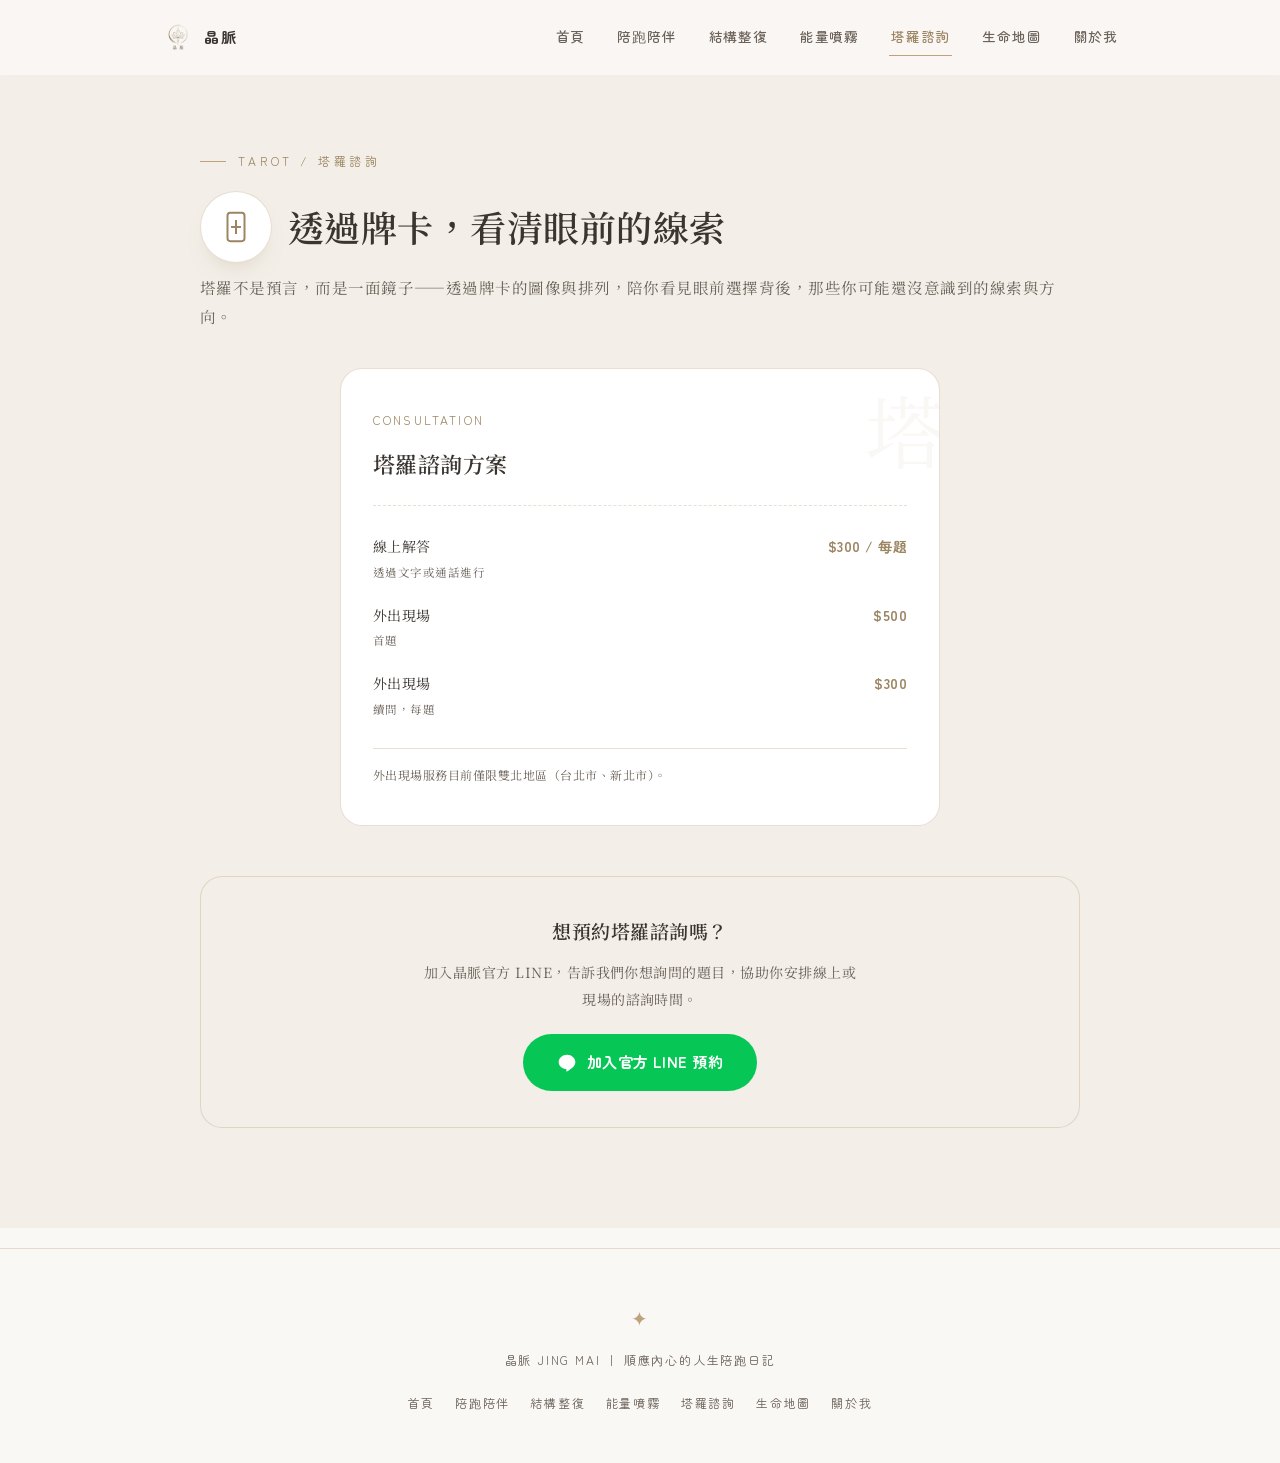
<file: tarot.html>
<!DOCTYPE html>
<html lang="zh-Hant">
<head>
<meta charset="UTF-8">
<meta name="viewport" content="width=device-width, initial-scale=1.0">
<title>塔羅諮詢｜晶脈</title>
<link rel="stylesheet" href="style.css">
<link rel="icon" type="image/png" sizes="32x32" href="favicon-32.png">
<link rel="apple-touch-icon" href="apple-touch-icon.png">
<meta property="og:image" content="og-image.png">
<style>
  #tarot{ padding-top:150px; background:var(--bg-deep); }
  .tr-hero{ display:flex; gap:16px; align-items:center; margin-bottom:10px; }
  .tr-icon-big{
    width:72px; height:72px; border-radius:50%; background:#fff; border:1px solid var(--line);
    display:flex; align-items:center; justify-content:center; flex-shrink:0;
    box-shadow:0 12px 24px -14px rgba(157,133,98,0.4);
  }
  .tr-icon-big svg{ width:34px; height:34px; color:var(--gold-deep); }

  .single-wrap{ max-width:600px; margin:36px auto 0; }
</style>
</head>
<body>

<nav id="nav">
  <div class="nav-inner">
    <a href="index.html" class="nav-logo"><img src="logo-nav.png" alt="晶脈"><span>晶脈</span></a>
    <div class="nav-links">
      <a href="index.html">首頁</a>
      <a href="companion.html">陪跑陪伴</a>
      <a href="bodywork.html">結構整復</a>
      <a href="spray.html">能量噴霧</a>
      <a href="tarot.html" class="active">塔羅諮詢</a>
      <a href="map.html">生命地圖</a>
      <a href="about.html">關於我</a>
    </div>
  </div>
</nav>

<section id="tarot">
  <div class="wrap">
    <div class="eyebrow">tarot / 塔羅諮詢</div>
    <div class="tr-hero">
      <div class="tr-icon-big">
        <svg viewBox="0 0 24 24" fill="none" stroke="currentColor" stroke-width="1.4"><rect x="6" y="2" width="12" height="20" rx="2"/><path d="M12 7v10M8.5 12h7"/></svg>
      </div>
      <h2 style="margin-bottom:0;">透過牌卡，看清眼前的線索</h2>
    </div>
    <p>塔羅不是預言，而是一面鏡子——透過牌卡的圖像與排列，陪你看見眼前選擇背後，那些你可能還沒意識到的線索與方向。</p>

    <div class="single-wrap">
      <div class="cat-card" style="cursor:default;">
        <div class="mark">塔</div>
        <div class="tag">CONSULTATION</div>
        <h3>塔羅諮詢方案</h3>
        <div class="price-list">
          <div class="price-row">
            <div class="p-name">線上解答<small>透過文字或通話進行</small></div>
            <div class="p-num">$300 / 每題</div>
          </div>
          <div class="price-row">
            <div class="p-name">外出現場<small>首題</small></div>
            <div class="p-num">$500</div>
          </div>
          <div class="price-row">
            <div class="p-name">外出現場<small>續問，每題</small></div>
            <div class="p-num">$300</div>
          </div>
        </div>
        <div class="disclaimer">外出現場服務目前僅限雙北地區（台北市、新北市）。</div>
      </div>
    </div>

    <div class="line-cta">
      <h3>想預約塔羅諮詢嗎？</h3>
      <p>加入晶脈官方 LINE，告訴我們你想詢問的題目，協助你安排線上或現場的諮詢時間。</p>
      <a href="https://lin.ee/sXX670c" class="line-btn" target="_blank" rel="noopener">
        <svg viewBox="0 0 24 24" fill="currentColor"><path d="M12 2C6.48 2 2 5.94 2 10.7c0 4.27 3.58 7.85 8.42 8.55.33.07.77.22.88.5.1.26.07.66.03.92l-.14.86c-.04.26-.2 1 .87.55 1.08-.46 5.8-3.42 7.92-5.85C21.44 14.1 22 12.47 22 10.7 22 5.94 17.52 2 12 2z"/></svg>
        加入官方 LINE 預約
      </a>
    </div>
  </div>
</section>

<footer>
  <span class="fmark">✦</span>
  晶脈 JING MAI ｜ 順應內心的人生陪跑日記
  <nav class="foot-links">
    <a href="index.html">首頁</a><a href="companion.html">陪跑陪伴</a><a href="bodywork.html">結構整復</a><a href="spray.html">能量噴霧</a><a href="tarot.html">塔羅諮詢</a><a href="map.html">生命地圖</a><a href="about.html">關於我</a>
  </nav>
</footer>

<script>
  window.addEventListener('scroll', () => {
    document.getElementById('nav').classList.toggle('scrolled', window.scrollY > 30);
  });
</script>
</body>
</html>
</file>
<file: style.css>
@import url('https://fonts.googleapis.com/css2?family=Noto+Serif+TC:wght@300;400;500;600;700&family=Zen+Maru+Gothic:wght@300;400;500;700&display=swap');

:root{
  --bg: #faf8f5;
  --bg-deep: #f3efe8;
  --gold: #bda27e;
  --gold-soft: #d8c7ab;
  --gold-deep: #9c8562;
  --ink: #3a3530;
  --ink-soft: #6b6259;
  --line: rgba(189,162,126,0.35);
  --serif: 'Noto Serif TC', serif;
  --round: 'Zen Maru Gothic', sans-serif;
}
*{box-sizing:border-box; margin:0; padding:0;}
html{scroll-behavior:smooth;}
body{
  background:var(--bg);
  color:var(--ink);
  font-family:var(--serif);
  line-height:1.9;
  letter-spacing:0.03em;
  overflow-x:hidden;
}
::selection{background:var(--gold-soft); color:var(--ink);}
img{max-width:100%; display:block;}

/* ---------- NAV ---------- */
nav{
  position:fixed; top:0; left:0; right:0; z-index:100;
  display:flex; align-items:center; justify-content:center;
  padding:16px 20px;
  background:rgba(250,248,245,0.8);
  backdrop-filter:blur(10px);
  -webkit-backdrop-filter:blur(10px);
  border-bottom:1px solid transparent;
  transition:border-color .4s ease, box-shadow .4s ease;
}
nav.scrolled{ border-color:var(--line); box-shadow:0 8px 24px -20px rgba(60,50,30,0.4); }
.nav-inner{
  width:100%; max-width:960px;
  display:flex; align-items:center; justify-content:space-between; gap:12px;
}
.nav-logo{ display:flex; align-items:center; gap:10px; text-decoration:none; }
.nav-logo img{ width:34px; height:34px; object-fit:contain; }
.nav-logo span{ font-family:var(--round); font-size:15px; font-weight:700; color:var(--ink); letter-spacing:.1em; }
.nav-links{
  display:flex; gap:clamp(8px,2.4vw,28px); flex-wrap:wrap; justify-content:flex-end;
  font-family:var(--round); font-size:13.5px; font-weight:500;
}
.nav-links a{
  color:var(--ink-soft); text-decoration:none; position:relative;
  padding:8px 2px; letter-spacing:0.06em;
  transition:color .3s ease;
}
.nav-links a::after{
  content:''; position:absolute; left:0; bottom:2px; height:1px; width:0;
  background:var(--gold); transition:width .35s ease;
}
.nav-links a:hover{ color:var(--gold-deep); }
.nav-links a:hover::after{ width:100%; }
.nav-links a.active{ color:var(--gold-deep); }
.nav-links a.active::after{ width:100%; }

section{ position:relative; padding:130px 20px 100px; }
.wrap{ max-width:880px; margin:0 auto; }
.eyebrow{
  font-family:var(--round); font-size:12px; letter-spacing:0.32em;
  color:var(--gold-deep); text-transform:uppercase; margin-bottom:18px;
  display:flex; align-items:center; gap:12px;
}
.eyebrow::before{ content:''; width:26px; height:1px; background:var(--gold); display:inline-block; flex-shrink:0; }

h1,h2,h3{ font-weight:600; color:var(--ink); }
h2{ font-size:clamp(24px,3.2vw,36px); margin-bottom:18px; line-height:1.4; }
p{ color:var(--ink-soft); font-size:15.5px; }

.btn{
  font-family:var(--round); font-size:14px; letter-spacing:0.06em;
  padding:14px 32px; border-radius:30px; text-decoration:none;
  display:inline-block; transition:all .35s ease; border:1px solid var(--gold);
}
.btn-primary{ background:var(--gold); color:#fff; }
.btn-primary:hover{ background:var(--gold-deep); box-shadow:0 12px 24px -10px rgba(157,133,98,0.55); transform:translateY(-2px); }
.btn-ghost{ background:transparent; color:var(--gold-deep); }
.btn-ghost:hover{ background:rgba(189,162,126,0.1); transform:translateY(-2px); }

.divider{ display:flex; align-items:center; gap:16px; max-width:880px; margin:0 auto; color:var(--gold); opacity:.6; }
.divider .l,.divider .r{ flex:1; height:1px; background:linear-gradient(90deg, transparent, var(--gold), transparent); }
.divider span{ font-size:12px; letter-spacing:0.3em; font-family:var(--round); }

footer{
  text-align:center; padding:50px 20px 44px; font-family:var(--round);
  font-size:12px; color:var(--ink-soft); letter-spacing:.15em;
  border-top:1px solid var(--line); margin-top:20px;
}
footer .fmark{ color:var(--gold); font-size:20px; display:block; margin-bottom:12px; }
footer nav.foot-links{ position:static; background:none; backdrop-filter:none; padding:16px 0 0; display:flex; flex-wrap:wrap; justify-content:center; }
footer .foot-links a{ color:var(--ink-soft); text-decoration:none; margin:4px 10px; white-space:nowrap; }
footer .foot-links a:hover{ color:var(--gold-deep); }

@media (prefers-reduced-motion: reduce){
  *{ animation-duration:0.01ms !important; animation-iteration-count:1 !important; transition-duration:0.01ms !important; }
}

@media(max-width:640px){
  section{ padding:110px 18px 80px; }
  .nav-inner{ flex-direction:column; gap:10px; }
  .nav-links{ justify-content:center; }
}

/* ========== 共用元件（服務卡片 / 價格 / 提醒 / CTA） ========== */
.cat-grid{ display:grid; grid-template-columns:1fr 1fr; gap:28px; margin-top:44px; }
@media(max-width:720px){ .cat-grid{ grid-template-columns:1fr; } }

.cat-card{
  background:#fff; border:1px solid var(--line); border-radius:22px;
  padding:40px 32px; position:relative; overflow:hidden;
  transition:transform .4s ease, box-shadow .4s ease;
  display:block; text-decoration:none; color:inherit; cursor:pointer;
}
.cat-card:hover{ transform:translateY(-6px); box-shadow:0 30px 50px -30px rgba(157,133,98,0.35); }
.cat-card .tag{ font-family:var(--round); font-size:12px; color:var(--gold-deep); letter-spacing:0.18em; }
.cat-card h3{ font-size:22px; margin:12px 0 12px; }
.cat-card p{ font-size:14.5px; }
.cat-card .mark{ position:absolute; right:-6px; top:-16px; font-size:80px; font-family:var(--serif); color:var(--gold); opacity:.08; }
.cat-card ul{ margin-top:18px; padding-left:0; list-style:none; }
.cat-card li{ font-size:14px; color:var(--ink-soft); padding:8px 0; border-top:1px solid var(--line); display:flex; gap:8px; }
.cat-card li::before{ content:'·'; color:var(--gold-deep); font-weight:700; }
.cat-card .price{ margin-top:20px; font-family:var(--round); font-size:13px; color:var(--gold-deep); }
.cat-card .tap-hint{
  margin-top:18px; font-family:var(--round); font-size:12.5px; color:#06C755; font-weight:700;
  display:flex; align-items:center; gap:6px;
}
.cat-icon{ width:46px; height:46px; margin-bottom:14px; color:var(--gold-deep); }

.flow-steps{ margin-top:22px; padding-top:20px; border-top:1px dashed var(--line); }
.flow-steps .flow-label{ font-family:var(--round); font-size:11.5px; color:var(--gold-deep); letter-spacing:.15em; margin-bottom:12px; }
.flow-step{ display:flex; gap:12px; padding:8px 0; }
.flow-step .fn{
  width:22px; height:22px; border-radius:50%; background:var(--gold); color:#fff;
  font-family:var(--round); font-size:11px; display:flex; align-items:center; justify-content:center;
  flex-shrink:0; margin-top:1px;
}
.flow-step .ft{ font-size:13.5px; color:var(--ink-soft); }
.flow-step .ft b{ color:var(--ink); font-weight:600; }

.price-list{ margin-top:20px; padding-top:18px; border-top:1px dashed var(--line); }
.price-row{ display:flex; justify-content:space-between; align-items:baseline; gap:12px; padding:9px 0; font-size:14px; }
.price-row .p-name{ color:var(--ink); }
.price-row .p-name small{ display:block; font-size:11.5px; color:var(--ink-soft); margin-top:2px; }
.price-row .p-num{ font-family:var(--round); color:var(--gold-deep); font-weight:700; white-space:nowrap; }

.disclaimer{
  margin-top:18px; padding-top:16px; border-top:1px solid var(--line);
  font-size:12px; color:var(--ink-soft); line-height:1.7;
}

.brand-belief{
  margin-top:36px; background:#fff; border:1px solid var(--line); border-radius:22px;
  padding:34px 32px; text-align:center;
}
.brand-belief p{ font-size:14.5px; line-height:1.9; max-width:640px; margin:0 auto; }
.brand-belief p + p{ margin-top:12px; }

.section-divider{ margin:64px 0 0; }

.line-cta{
  margin-top:50px; background:var(--bg-deep); border:1px solid var(--line); border-radius:22px;
  padding:36px 32px; text-align:center;
}
.line-cta h3{ font-size:19px; margin-bottom:10px; }
.line-cta p{ font-size:14px; max-width:440px; margin:0 auto 22px; }
.line-btn{
  display:inline-flex; align-items:center; gap:10px;
  background:#06C755; color:#fff; font-family:var(--round); font-size:15px; font-weight:700;
  padding:14px 34px; border-radius:30px; text-decoration:none;
  transition:all .3s ease;
}
.line-btn:hover{ background:#05a648; transform:translateY(-2px); box-shadow:0 12px 24px -10px rgba(6,199,85,0.5); }
.line-btn svg{ width:20px; height:20px; }

/* 首頁服務並列卡片 */
.pillar-grid{ display:grid; grid-template-columns:repeat(auto-fit, minmax(220px,1fr)); gap:22px; margin-top:50px; }
.pillar-card{
  background:#fff; border:1px solid var(--line); border-radius:20px; padding:34px 26px;
  text-align:left; text-decoration:none; color:inherit; display:block;
  transition:transform .4s ease, box-shadow .4s ease;
}
.pillar-card:hover{ transform:translateY(-6px); box-shadow:0 26px 44px -28px rgba(157,133,98,0.4); }
.pillar-card .cat-icon{ margin-bottom:16px; }
.pillar-card h3{ font-size:18px; margin-bottom:8px; }
.pillar-card p{ font-size:13.5px; }
.pillar-card .go{ margin-top:16px; font-family:var(--round); font-size:12.5px; color:var(--gold-deep); font-weight:700; }
</file>
